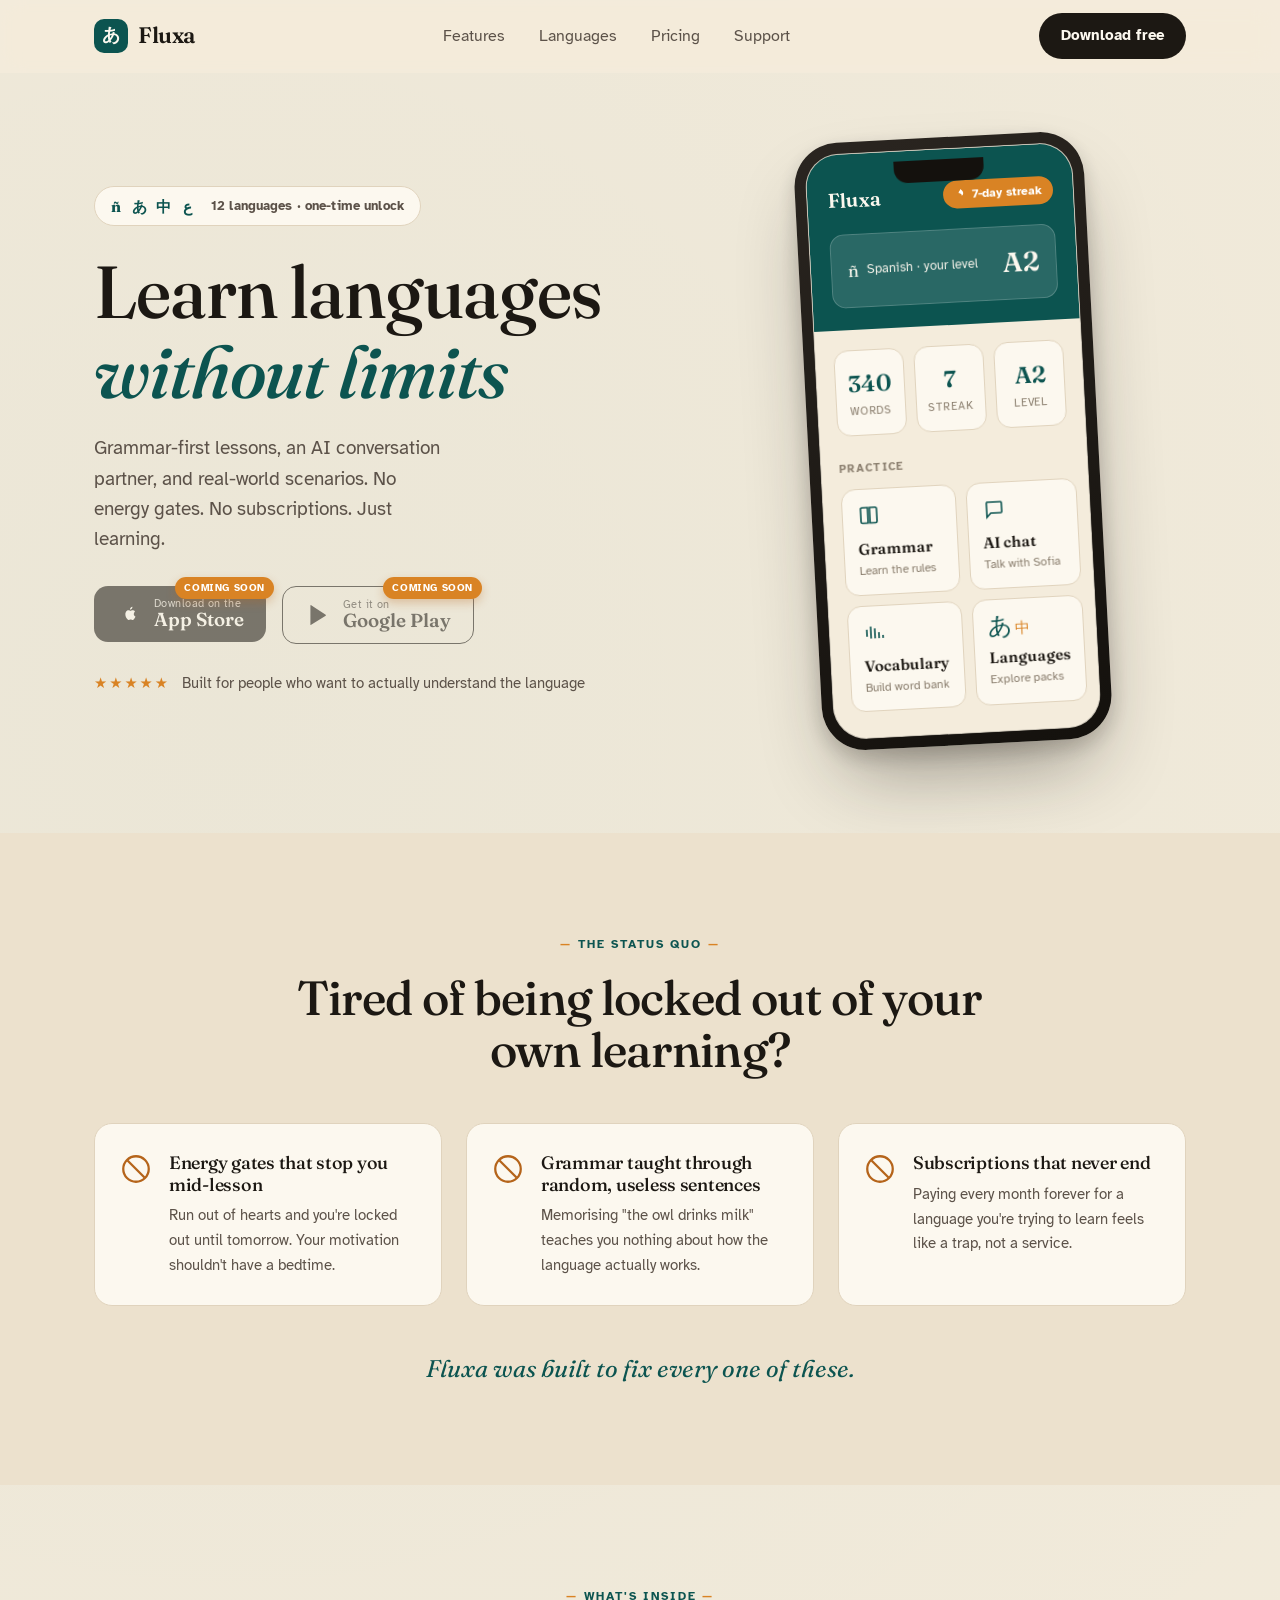
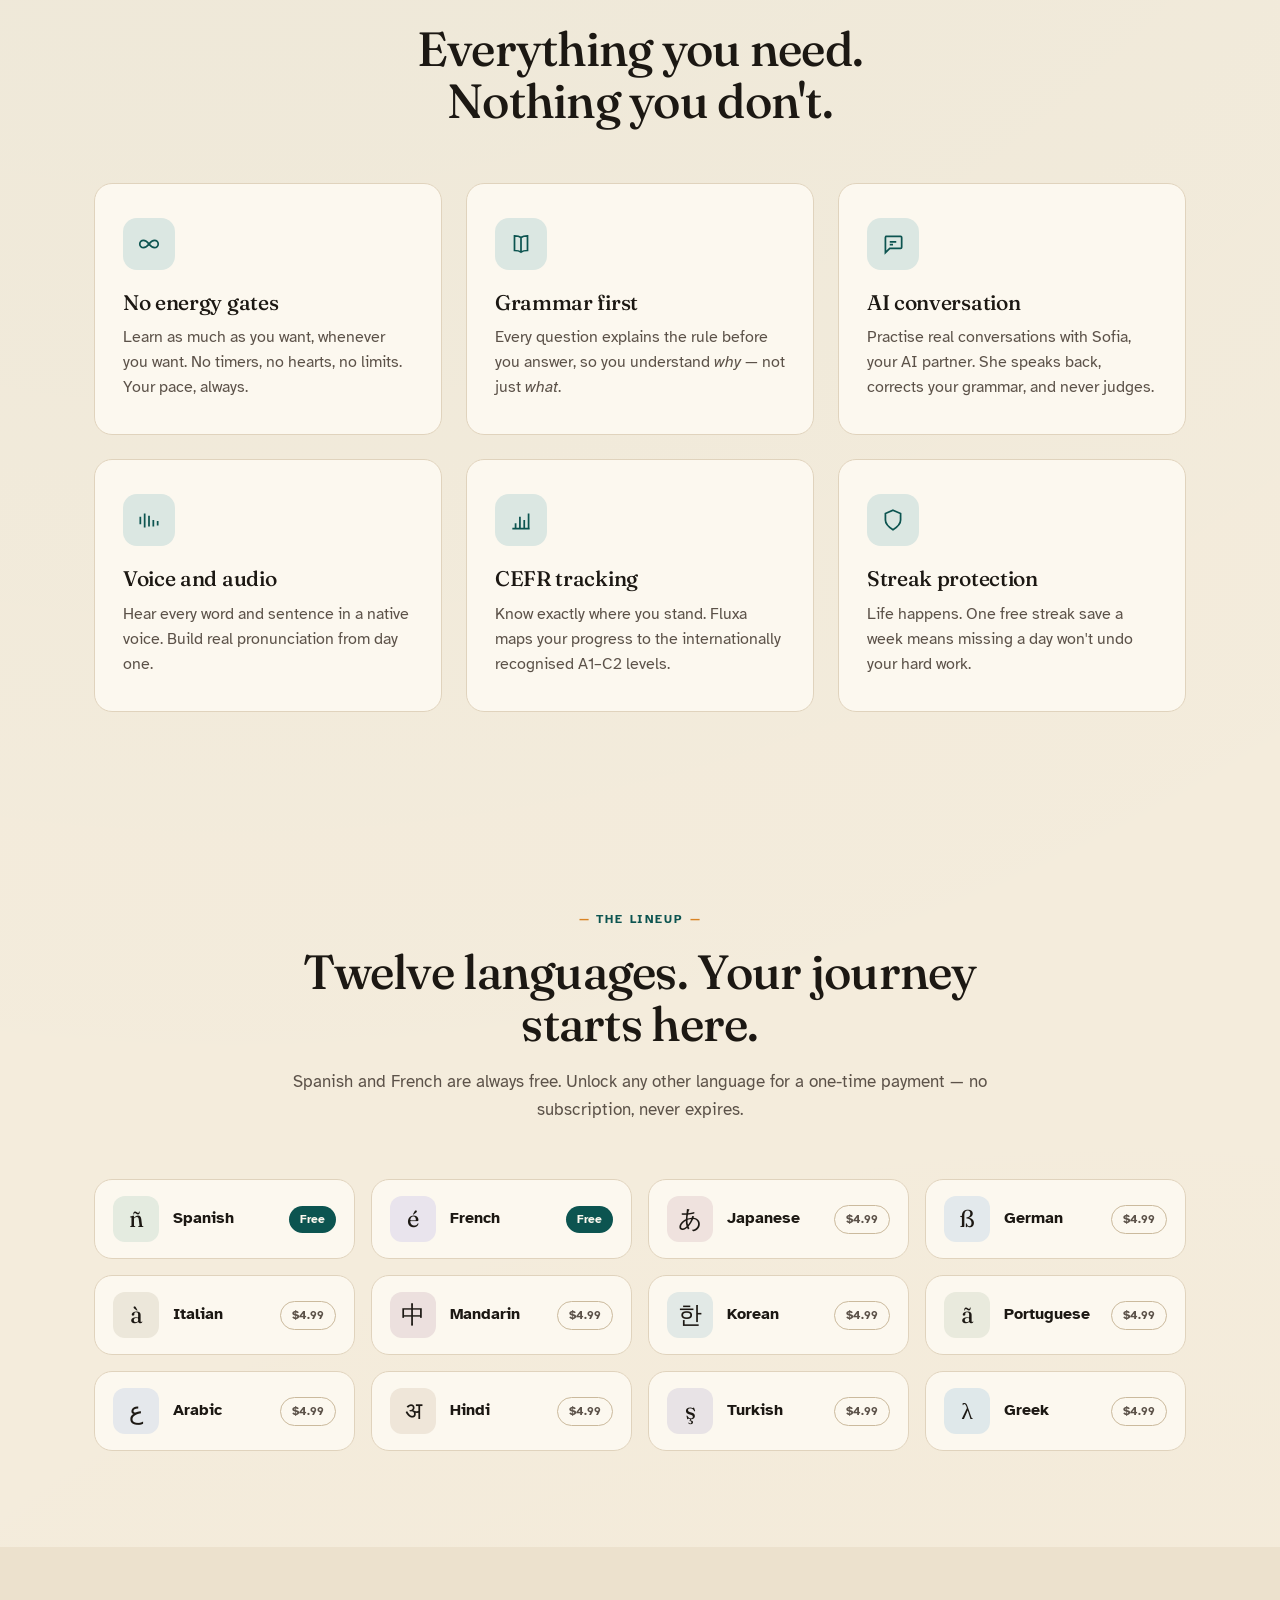
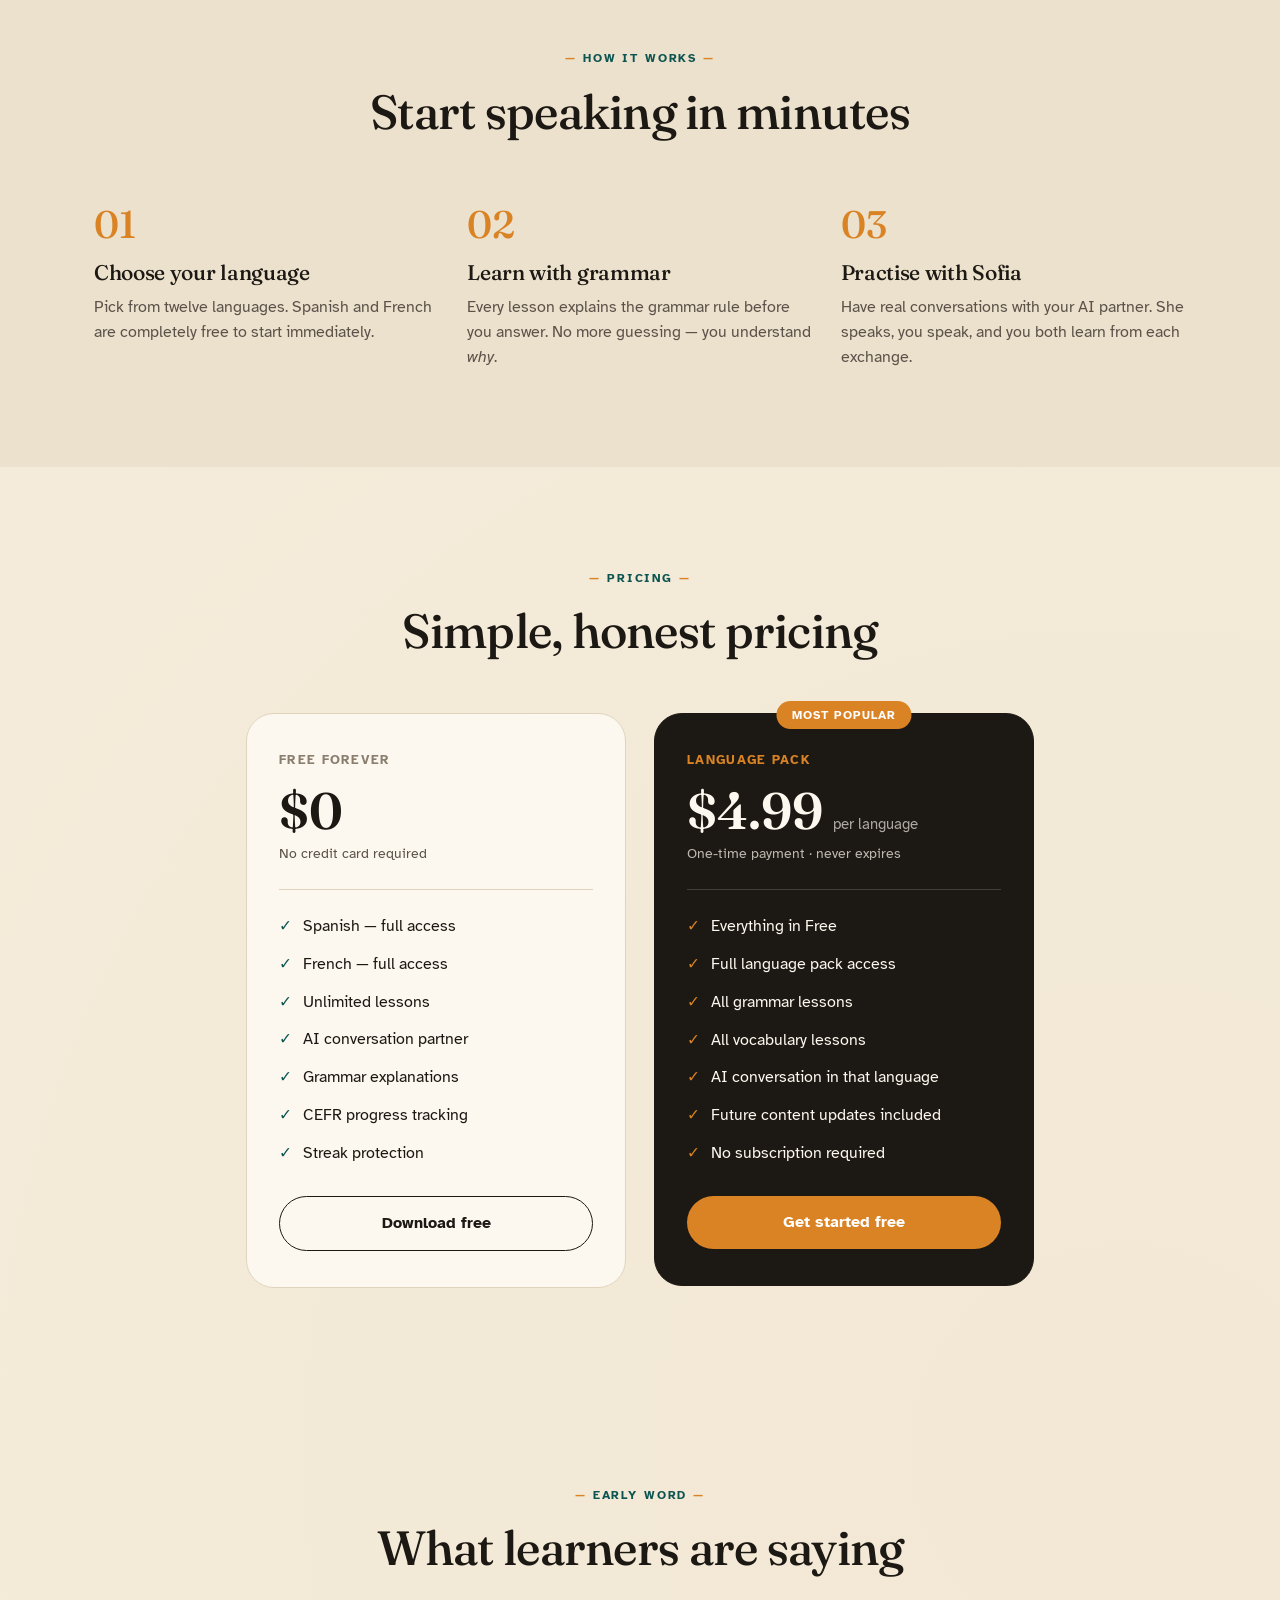
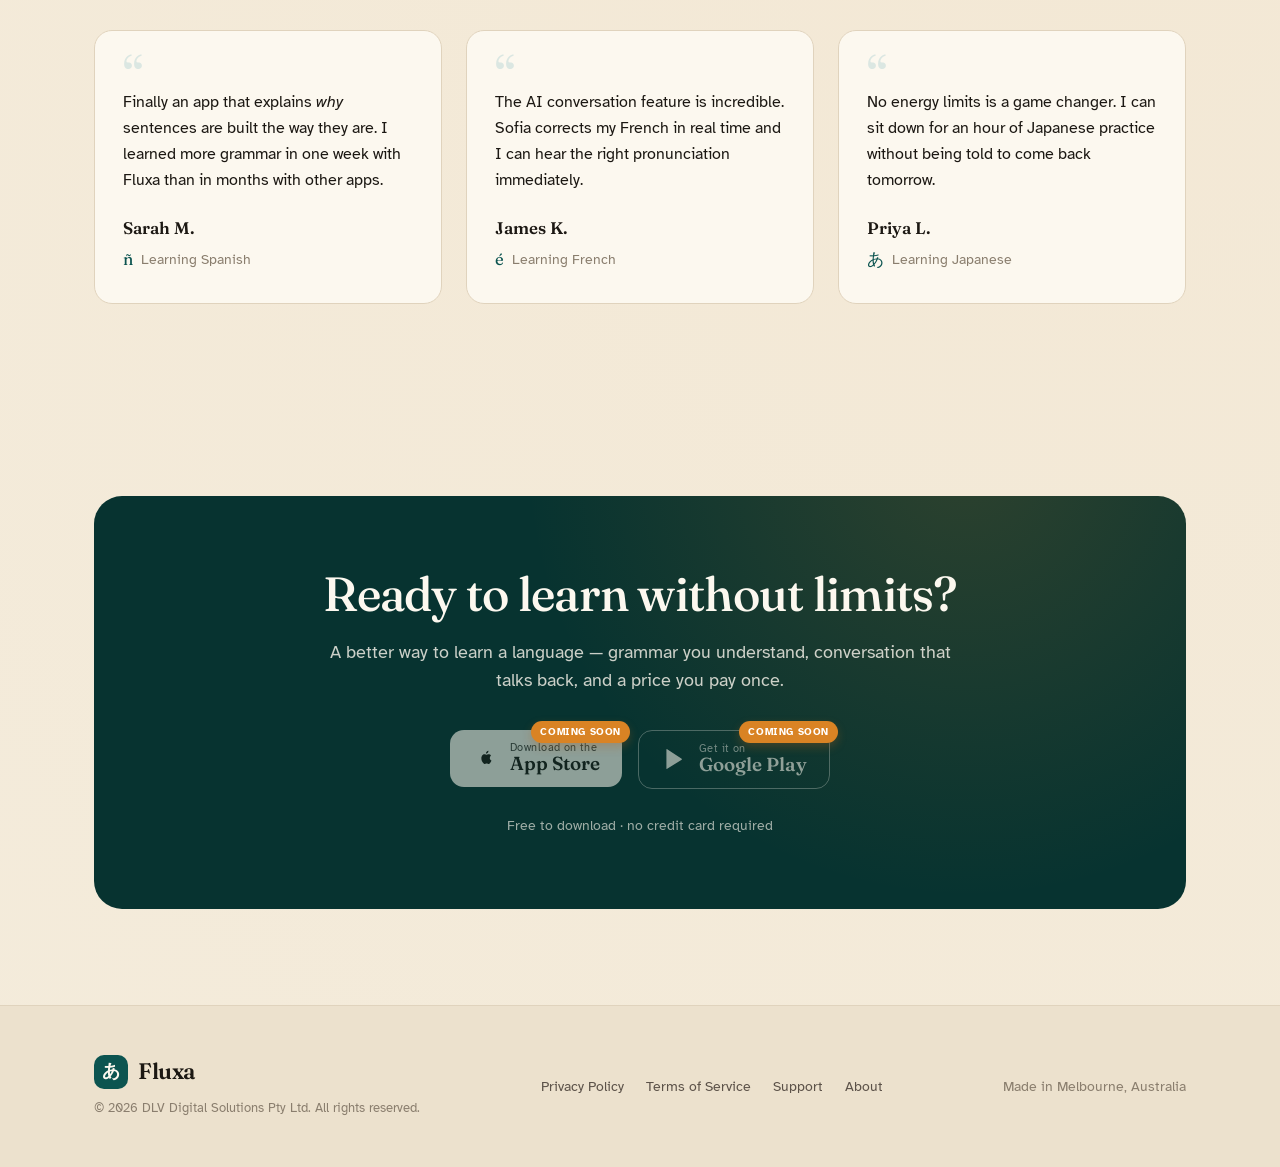
<file: index.html>
<!DOCTYPE html>
<html lang="en">
<head>
  <meta charset="UTF-8" />
  <meta name="viewport" content="width=device-width, initial-scale=1.0" />
  <title>Fluxa — Learn Languages Without Limits</title>
  <meta name="description" content="Grammar-first language learning with an AI conversation partner, native audio, and CEFR tracking. Spanish and French free forever. No energy gates, no subscriptions." />
  <link rel="canonical" href="https://fluxa.com.au/" />
  <!-- Open Graph -->
  <meta property="og:type"        content="website" />
  <meta property="og:url"         content="https://fluxa.com.au/" />
  <meta property="og:title"       content="Fluxa — Learn Languages Without Limits" />
  <meta property="og:description" content="Grammar-first lessons, an AI conversation partner, and real-world scenarios. No energy gates. No subscriptions. Just learning." />
  <meta property="og:image"       content="https://fluxa.com.au/og-image.png" />
  <meta name="twitter:card"       content="summary_large_image" />
  <meta name="theme-color"        content="#0C5450" />
  <!-- Fonts: Fraunces (display) + Atkinson Hyperlegible (body) -->
  <link rel="preconnect" href="https://fonts.googleapis.com" />
  <link rel="preconnect" href="https://fonts.gstatic.com" crossorigin />
  <link href="https://fonts.googleapis.com/css2?family=Atkinson+Hyperlegible:ital,wght@0,400;0,700;1,400&family=Fraunces:ital,opsz,wght@0,9..144,400;0,9..144,500;0,9..144,600;1,9..144,500&display=swap" rel="stylesheet" />
  <link rel="stylesheet" href="css/styles.css" />
</head>
<body>

<!-- ── Navigation ─────────────────────────────────────────────────────────── -->
<nav class="nav" role="navigation" aria-label="Main navigation">
  <div class="container">
    <div class="nav__inner">
      <a href="index.html" class="nav__logo" aria-label="Fluxa home">
        <span class="nav__mark" aria-hidden="true">あ</span>
        Fluxa
      </a>
      <div class="nav__links" role="list">
        <a href="#features"  class="nav__link" data-section="features"  role="listitem">Features</a>
        <a href="#languages" class="nav__link" data-section="languages" role="listitem">Languages</a>
        <a href="#pricing"   class="nav__link" data-section="pricing"   role="listitem">Pricing</a>
        <a href="support.html" class="nav__link" role="listitem">Support</a>
      </div>
      <a href="#download" class="nav__cta">Download free</a>
      <button class="nav__hamburger" aria-label="Toggle menu" aria-expanded="false">
        <span></span><span></span><span></span>
      </button>
    </div>
    <div class="nav__mobile" role="menu">
      <a href="#features"    class="nav__mobile-link" role="menuitem">Features</a>
      <a href="#languages"   class="nav__mobile-link" role="menuitem">Languages</a>
      <a href="#pricing"     class="nav__mobile-link" role="menuitem">Pricing</a>
      <a href="support.html" class="nav__mobile-link" role="menuitem">Support</a>
      <a href="#download"    class="nav__mobile-cta"  role="menuitem">Download free</a>
    </div>
  </div>
</nav>

<!-- ── Hero ───────────────────────────────────────────────────────────────── -->
<section class="hero" aria-label="Hero">
  <div class="container">
    <div class="hero__inner">
      <div class="hero__content">
        <div class="hero__eyebrow fade-in">
          <span class="hero__glyphs" aria-hidden="true"><span>ñ</span><span>あ</span><span>中</span><span>ع</span></span>
          <span>12 languages · one-time unlock</span>
        </div>
        <h1 class="fade-in fade-in--delay-1">Learn languages <em>without limits</em></h1>
        <p class="hero__sub fade-in fade-in--delay-2">Grammar-first lessons, an AI conversation partner, and real-world scenarios. No energy gates. No subscriptions. Just learning.</p>
        <div class="store-btns fade-in fade-in--delay-3">
          <div class="store-btn-wrap">
            <a href="#" class="store-btn store-btn--ink store-btn--disabled" aria-disabled="true" tabindex="-1">
              <span class="store-btn__icon" aria-hidden="true">
                <svg viewBox="0 0 24 24" fill="currentColor"><path d="M16.4 12.7c0-2 1.1-3 1.1-3 -.6-.9-1.6-1-2-1.1 -.8-.1-1.7.5-2.1.5 -.4 0-1.1-.5-1.9-.5 -1 0-1.9.6-2.4 1.5 -1 1.8-.3 4.4.7 5.9 .5.7 1 1.5 1.8 1.5 .7 0 1-.5 1.9-.5 .9 0 1.1.5 1.9.5 .8 0 1.3-.7 1.8-1.5 .6-.8.8-1.6.8-1.6 0 0-1.6-.6-1.6-2.2zM14.6 7.2c.4-.5.7-1.2.6-1.9 -.6 0-1.3.4-1.7.9 -.4.4-.7 1.1-.6 1.8 .7 0 1.3-.4 1.7-.8z"/></svg>
              </span>
              <span class="store-btn__text">
                <span class="store-btn__small">Download on the</span>
                <span class="store-btn__big">App Store</span>
              </span>
            </a>
            <span class="coming-soon-badge">Coming soon</span>
          </div>
          <div class="store-btn-wrap">
            <a href="#" class="store-btn store-btn--outline store-btn--disabled" aria-disabled="true" tabindex="-1">
              <span class="store-btn__icon" aria-hidden="true">
                <svg viewBox="0 0 24 24" fill="currentColor"><path d="M5 3.3v17.4c0 .4.4.6.7.4l13.4-8.4c.3-.2.3-.7 0-.9L5.7 2.9c-.3-.2-.7 0-.7.4z"/></svg>
              </span>
              <span class="store-btn__text">
                <span class="store-btn__small">Get it on</span>
                <span class="store-btn__big">Google Play</span>
              </span>
            </a>
            <span class="coming-soon-badge">Coming soon</span>
          </div>
        </div>
        <div class="hero__rating fade-in fade-in--delay-4">
          <span class="hero__stars" aria-hidden="true">★★★★★</span>
          <span>Built for people who want to actually understand the language</span>
        </div>
      </div>

      <!-- Phone mockup -->
      <div class="phone-wrap fade-in fade-in--delay-2" aria-hidden="true">
        <div class="phone">
          <div class="phone__screen">
            <div class="phone__notch"></div>
            <div class="phone__header">
              <div class="phone__header-row">
                <span class="phone__logo-txt">Fluxa</span>
                <span class="phone__streak">
                  <svg class="phone__flame" viewBox="0 0 24 24" fill="currentColor"><path d="M12 2c.5 3-1.8 4.2-2.9 6.1 -.8 1.4-.6 3 .6 3.6 .2-1 .8-1.8 1.6-2.3 -.3 1.6.5 2.4 1.4 3.2 1 .9 1.6 1.9 1.3 3.4 1.8-1 2.9-3 2.9-5.2 0-3.3-2.6-5-4.4-7 -.3-.4-.5-.8-.5-1.6z"/></svg>
                  7-day streak
                </span>
              </div>
              <div class="phone__progress-card">
                <span class="phone__progress-lang"><span class="phone__glyph">ñ</span> Spanish · your level</span>
                <span class="phone__cefr">A2</span>
              </div>
            </div>
            <div class="phone__body">
              <div class="phone__stats">
                <div class="phone__stat"><div class="phone__stat-val">340</div><div class="phone__stat-lbl">Words</div></div>
                <div class="phone__stat"><div class="phone__stat-val">7</div><div class="phone__stat-lbl">Streak</div></div>
                <div class="phone__stat"><div class="phone__stat-val">A2</div><div class="phone__stat-lbl">Level</div></div>
              </div>
              <div class="phone__section-lbl">Practice</div>
              <div class="phone__cards">
                <div class="phone__card">
                  <svg class="phone__card-icon" viewBox="0 0 24 24" fill="none" stroke="currentColor" stroke-width="1.6"><path d="M4 5.5A1.5 1.5 0 0 1 5.5 4H11v15.5H5.5A1.5 1.5 0 0 1 4 18zM20 5.5A1.5 1.5 0 0 0 18.5 4H13v15.5h5.5A1.5 1.5 0 0 0 20 18z"/></svg>
                  <div class="phone__card-title">Grammar</div><div class="phone__card-sub">Learn the rules</div>
                </div>
                <div class="phone__card">
                  <svg class="phone__card-icon" viewBox="0 0 24 24" fill="none" stroke="currentColor" stroke-width="1.6"><path d="M5 5h14a1 1 0 0 1 1 1v9a1 1 0 0 1-1 1H9l-4 4V6a1 1 0 0 1 1-1z"/></svg>
                  <div class="phone__card-title">AI chat</div><div class="phone__card-sub">Talk with Sofia</div>
                </div>
                <div class="phone__card">
                  <svg class="phone__card-icon" viewBox="0 0 24 24" fill="none" stroke="currentColor" stroke-width="1.6"><path d="M4 16V9m4 9V6m4 12V8m4 10v-6m4 6v-3"/></svg>
                  <div class="phone__card-title">Vocabulary</div><div class="phone__card-sub">Build word bank</div>
                </div>
                <div class="phone__card phone__card--glyphs">
                  <span class="phone__card-glyphs" aria-hidden="true">あ<small>中</small></span>
                  <div class="phone__card-title">Languages</div><div class="phone__card-sub">Explore packs</div>
                </div>
              </div>
            </div>
          </div>
        </div>
      </div>
    </div>
  </div>
</section>

<!-- ── Problem Section ─────────────────────────────────────────────────────── -->
<section class="section problem" id="problem">
  <div class="container">
    <div class="problem__intro fade-in">
      <span class="eyebrow">The status quo</span>
      <h2>Tired of being locked out of your own learning?</h2>
    </div>
    <div class="problem__grid">
      <div class="problem__card fade-in fade-in--delay-1">
        <span class="problem__mark" aria-hidden="true">
          <svg viewBox="0 0 24 24" fill="none" stroke="currentColor" stroke-width="1.6"><circle cx="12" cy="12" r="9"/><path d="M6 6l12 12"/></svg>
        </span>
        <div>
          <h3>Energy gates that stop you mid-lesson</h3>
          <p>Run out of hearts and you're locked out until tomorrow. Your motivation shouldn't have a bedtime.</p>
        </div>
      </div>
      <div class="problem__card fade-in fade-in--delay-2">
        <span class="problem__mark" aria-hidden="true">
          <svg viewBox="0 0 24 24" fill="none" stroke="currentColor" stroke-width="1.6"><circle cx="12" cy="12" r="9"/><path d="M6 6l12 12"/></svg>
        </span>
        <div>
          <h3>Grammar taught through random, useless sentences</h3>
          <p>Memorising "the owl drinks milk" teaches you nothing about how the language actually works.</p>
        </div>
      </div>
      <div class="problem__card fade-in fade-in--delay-3">
        <span class="problem__mark" aria-hidden="true">
          <svg viewBox="0 0 24 24" fill="none" stroke="currentColor" stroke-width="1.6"><circle cx="12" cy="12" r="9"/><path d="M6 6l12 12"/></svg>
        </span>
        <div>
          <h3>Subscriptions that never end</h3>
          <p>Paying every month forever for a language you're trying to learn feels like a trap, not a service.</p>
        </div>
      </div>
    </div>
    <p class="problem__cta fade-in">Fluxa was built to fix every one of these.</p>
  </div>
</section>

<!-- ── Features Section ────────────────────────────────────────────────────── -->
<section class="section features" id="features">
  <div class="container">
    <div class="section__header fade-in">
      <span class="eyebrow">What's inside</span>
      <h2>Everything you need.<br>Nothing you don't.</h2>
    </div>
    <div class="features__grid">
      <div class="feature-card fade-in fade-in--delay-1">
        <span class="feature-card__icon" aria-hidden="true"><svg viewBox="0 0 24 24" fill="none" stroke="currentColor" stroke-width="1.6" stroke-linecap="round"><path d="M12 12c-1.7-2.3-3.4-3.4-5.1-3.4a3.4 3.4 0 0 0 0 6.8c1.7 0 3.4-1.1 5.1-3.4zm0 0c1.7 2.3 3.4 3.4 5.1 3.4a3.4 3.4 0 0 0 0-6.8c-1.7 0-3.4 1.1-5.1 3.4z"/></svg></span>
        <h3>No energy gates</h3>
        <p>Learn as much as you want, whenever you want. No timers, no hearts, no limits. Your pace, always.</p>
      </div>
      <div class="feature-card fade-in fade-in--delay-2">
        <span class="feature-card__icon" aria-hidden="true"><svg viewBox="0 0 24 24" fill="none" stroke="currentColor" stroke-width="1.6"><path d="M12 6c-1.6-1.2-3.6-1.5-6-1.5V18c2.4 0 4.4.3 6 1.5 1.6-1.2 3.6-1.5 6-1.5V4.5c-2.4 0-4.4.3-6 1.5zM12 6v13.5"/></svg></span>
        <h3>Grammar first</h3>
        <p>Every question explains the rule before you answer, so you understand <em>why</em> — not just <em>what</em>.</p>
      </div>
      <div class="feature-card fade-in fade-in--delay-3">
        <span class="feature-card__icon" aria-hidden="true"><svg viewBox="0 0 24 24" fill="none" stroke="currentColor" stroke-width="1.6"><path d="M5 5h14a1 1 0 0 1 1 1v9a1 1 0 0 1-1 1H9l-4 4V6a1 1 0 0 1 1-1z"/><path d="M9 10h6M9 12.5h3"/></svg></span>
        <h3>AI conversation</h3>
        <p>Practise real conversations with Sofia, your AI partner. She speaks back, corrects your grammar, and never judges.</p>
      </div>
      <div class="feature-card fade-in fade-in--delay-1">
        <span class="feature-card__icon" aria-hidden="true"><svg viewBox="0 0 24 24" fill="none" stroke="currentColor" stroke-width="1.6"><path d="M4 16V9m4 10V6m4 12V8m4 10v-6m4 5v-4"/></svg></span>
        <h3>Voice and audio</h3>
        <p>Hear every word and sentence in a native voice. Build real pronunciation from day one.</p>
      </div>
      <div class="feature-card fade-in fade-in--delay-2">
        <span class="feature-card__icon" aria-hidden="true"><svg viewBox="0 0 24 24" fill="none" stroke="currentColor" stroke-width="1.6"><path d="M4 20h16M7 20v-5m4 5V9m4 11v-8m4 8V6"/></svg></span>
        <h3>CEFR tracking</h3>
        <p>Know exactly where you stand. Fluxa maps your progress to the internationally recognised A1–C2 levels.</p>
      </div>
      <div class="feature-card fade-in fade-in--delay-3">
        <span class="feature-card__icon" aria-hidden="true"><svg viewBox="0 0 24 24" fill="none" stroke="currentColor" stroke-width="1.6"><path d="M12 3l7 3v6c0 4-3 6.5-7 9-4-2.5-7-5-7-9V6z"/></svg></span>
        <h3>Streak protection</h3>
        <p>Life happens. One free streak save a week means missing a day won't undo your hard work.</p>
      </div>
    </div>
  </div>
</section>

<!-- ── Languages Section ───────────────────────────────────────────────────── -->
<section class="section languages" id="languages">
  <div class="container">
    <div class="section__header fade-in">
      <span class="eyebrow">The lineup</span>
      <h2>Twelve languages. Your journey starts here.</h2>
      <p class="section__sub">Spanish and French are always free. Unlock any other language for a one-time payment — no subscription, never expires.</p>
    </div>
    <div class="languages__grid">
      <div class="lang-card lang--es fade-in"><span class="lang-card__glyph" aria-hidden="true">ñ</span><span class="lang-card__name">Spanish</span><span class="badge badge--free">Free</span></div>
      <div class="lang-card lang--fr fade-in"><span class="lang-card__glyph" aria-hidden="true">é</span><span class="lang-card__name">French</span><span class="badge badge--free">Free</span></div>
      <div class="lang-card lang--ja fade-in"><span class="lang-card__glyph" aria-hidden="true">あ</span><span class="lang-card__name">Japanese</span><span class="badge badge--price">$4.99</span></div>
      <div class="lang-card lang--de fade-in"><span class="lang-card__glyph" aria-hidden="true">ß</span><span class="lang-card__name">German</span><span class="badge badge--price">$4.99</span></div>
      <div class="lang-card lang--it fade-in"><span class="lang-card__glyph" aria-hidden="true">à</span><span class="lang-card__name">Italian</span><span class="badge badge--price">$4.99</span></div>
      <div class="lang-card lang--zh fade-in"><span class="lang-card__glyph" aria-hidden="true">中</span><span class="lang-card__name">Mandarin</span><span class="badge badge--price">$4.99</span></div>
      <div class="lang-card lang--ko fade-in"><span class="lang-card__glyph" aria-hidden="true">한</span><span class="lang-card__name">Korean</span><span class="badge badge--price">$4.99</span></div>
      <div class="lang-card lang--pt fade-in"><span class="lang-card__glyph" aria-hidden="true">ã</span><span class="lang-card__name">Portuguese</span><span class="badge badge--price">$4.99</span></div>
      <div class="lang-card lang--ar fade-in"><span class="lang-card__glyph" aria-hidden="true">ع</span><span class="lang-card__name">Arabic</span><span class="badge badge--price">$4.99</span></div>
      <div class="lang-card lang--hi fade-in"><span class="lang-card__glyph" aria-hidden="true">अ</span><span class="lang-card__name">Hindi</span><span class="badge badge--price">$4.99</span></div>
      <div class="lang-card lang--tr fade-in"><span class="lang-card__glyph" aria-hidden="true">ş</span><span class="lang-card__name">Turkish</span><span class="badge badge--price">$4.99</span></div>
      <div class="lang-card lang--el fade-in"><span class="lang-card__glyph" aria-hidden="true">λ</span><span class="lang-card__name">Greek</span><span class="badge badge--price">$4.99</span></div>
    </div>
  </div>
</section>

<!-- ── How It Works ────────────────────────────────────────────────────────── -->
<section class="section how" id="how-it-works">
  <div class="container">
    <div class="section__header fade-in">
      <span class="eyebrow">How it works</span>
      <h2>Start speaking in minutes</h2>
    </div>
    <div class="how__grid">
      <div class="how-step fade-in fade-in--delay-1">
        <div class="how-step__num">01</div>
        <h3>Choose your language</h3>
        <p>Pick from twelve languages. Spanish and French are completely free to start immediately.</p>
      </div>
      <div class="how-step fade-in fade-in--delay-2">
        <div class="how-step__num">02</div>
        <h3>Learn with grammar</h3>
        <p>Every lesson explains the grammar rule before you answer. No more guessing — you understand <em>why</em>.</p>
      </div>
      <div class="how-step fade-in fade-in--delay-3">
        <div class="how-step__num">03</div>
        <h3>Practise with Sofia</h3>
        <p>Have real conversations with your AI partner. She speaks, you speak, and you both learn from each exchange.</p>
      </div>
    </div>
  </div>
</section>

<!-- ── Pricing ─────────────────────────────────────────────────────────────── -->
<section class="section pricing" id="pricing">
  <div class="container">
    <div class="section__header fade-in">
      <span class="eyebrow">Pricing</span>
      <h2>Simple, honest pricing</h2>
    </div>
    <div class="pricing__grid">
      <!-- Free -->
      <div class="price-card price-card--free fade-in fade-in--delay-1">
        <div class="price-card__label">Free forever</div>
        <div class="price-card__price">
          <span class="price-card__amount">$0</span>
        </div>
        <div class="price-card__note">No credit card required</div>
        <div class="price-card__divider"></div>
        <ul class="price-card__features">
          <li class="price-card__feature"><span class="price-card__check" aria-hidden="true">✓</span>Spanish — full access</li>
          <li class="price-card__feature"><span class="price-card__check" aria-hidden="true">✓</span>French — full access</li>
          <li class="price-card__feature"><span class="price-card__check" aria-hidden="true">✓</span>Unlimited lessons</li>
          <li class="price-card__feature"><span class="price-card__check" aria-hidden="true">✓</span>AI conversation partner</li>
          <li class="price-card__feature"><span class="price-card__check" aria-hidden="true">✓</span>Grammar explanations</li>
          <li class="price-card__feature"><span class="price-card__check" aria-hidden="true">✓</span>CEFR progress tracking</li>
          <li class="price-card__feature"><span class="price-card__check" aria-hidden="true">✓</span>Streak protection</li>
        </ul>
        <a href="#download" class="btn btn--outline btn--full">Download free</a>
      </div>

      <!-- Pack -->
      <div class="price-card price-card--featured fade-in fade-in--delay-2">
        <div class="price-card__badge">Most popular</div>
        <div class="price-card__label">Language pack</div>
        <div class="price-card__price">
          <span class="price-card__amount">$4.99</span>
          <span class="price-card__period">per language</span>
        </div>
        <div class="price-card__note">One-time payment · never expires</div>
        <div class="price-card__divider"></div>
        <ul class="price-card__features">
          <li class="price-card__feature"><span class="price-card__check" aria-hidden="true">✓</span>Everything in Free</li>
          <li class="price-card__feature"><span class="price-card__check" aria-hidden="true">✓</span>Full language pack access</li>
          <li class="price-card__feature"><span class="price-card__check" aria-hidden="true">✓</span>All grammar lessons</li>
          <li class="price-card__feature"><span class="price-card__check" aria-hidden="true">✓</span>All vocabulary lessons</li>
          <li class="price-card__feature"><span class="price-card__check" aria-hidden="true">✓</span>AI conversation in that language</li>
          <li class="price-card__feature"><span class="price-card__check" aria-hidden="true">✓</span>Future content updates included</li>
          <li class="price-card__feature"><span class="price-card__check" aria-hidden="true">✓</span>No subscription required</li>
        </ul>
        <a href="#download" class="btn btn--primary btn--full">Get started free</a>
      </div>
    </div>
  </div>
</section>

<!-- ── Testimonials ────────────────────────────────────────────────────────── -->
<section class="section testimonials" id="testimonials">
  <div class="container">
    <div class="section__header fade-in">
      <span class="eyebrow">Early word</span>
      <h2>What learners are saying</h2>
    </div>
    <div class="testimonials__grid">
      <div class="testimonial-card fade-in fade-in--delay-1">
        <div class="testimonial-card__quote-mark" aria-hidden="true">&ldquo;</div>
        <p class="testimonial-card__quote">Finally an app that explains <em>why</em> sentences are built the way they are. I learned more grammar in one week with Fluxa than in months with other apps.</p>
        <div class="testimonial-card__author">Sarah M.</div>
        <div class="testimonial-card__role"><span class="testimonial-card__glyph" aria-hidden="true">ñ</span> Learning Spanish</div>
      </div>
      <div class="testimonial-card fade-in fade-in--delay-2">
        <div class="testimonial-card__quote-mark" aria-hidden="true">&ldquo;</div>
        <p class="testimonial-card__quote">The AI conversation feature is incredible. Sofia corrects my French in real time and I can hear the right pronunciation immediately.</p>
        <div class="testimonial-card__author">James K.</div>
        <div class="testimonial-card__role"><span class="testimonial-card__glyph" aria-hidden="true">é</span> Learning French</div>
      </div>
      <div class="testimonial-card fade-in fade-in--delay-3">
        <div class="testimonial-card__quote-mark" aria-hidden="true">&ldquo;</div>
        <p class="testimonial-card__quote">No energy limits is a game changer. I can sit down for an hour of Japanese practice without being told to come back tomorrow.</p>
        <div class="testimonial-card__author">Priya L.</div>
        <div class="testimonial-card__role"><span class="testimonial-card__glyph" aria-hidden="true">あ</span> Learning Japanese</div>
      </div>
    </div>
  </div>
</section>

<!-- ── Download CTA ────────────────────────────────────────────────────────── -->
<section class="cta-section" id="download">
  <div class="container">
    <div class="cta-section__inner">
      <h2 class="fade-in">Ready to learn without limits?</h2>
      <p class="cta-section__sub fade-in fade-in--delay-1">A better way to learn a language — grammar you understand, conversation that talks back, and a price you pay once.</p>
      <div class="store-btns store-btns--center fade-in fade-in--delay-2">
        <div class="store-btn-wrap">
          <a href="#" class="store-btn store-btn--paper store-btn--disabled" aria-disabled="true" tabindex="-1">
            <span class="store-btn__icon" aria-hidden="true">
              <svg viewBox="0 0 24 24" fill="currentColor"><path d="M16.4 12.7c0-2 1.1-3 1.1-3 -.6-.9-1.6-1-2-1.1 -.8-.1-1.7.5-2.1.5 -.4 0-1.1-.5-1.9-.5 -1 0-1.9.6-2.4 1.5 -1 1.8-.3 4.4.7 5.9 .5.7 1 1.5 1.8 1.5 .7 0 1-.5 1.9-.5 .9 0 1.1.5 1.9.5 .8 0 1.3-.7 1.8-1.5 .6-.8.8-1.6.8-1.6 0 0-1.6-.6-1.6-2.2zM14.6 7.2c.4-.5.7-1.2.6-1.9 -.6 0-1.3.4-1.7.9 -.4.4-.7 1.1-.6 1.8 .7 0 1.3-.4 1.7-.8z"/></svg>
            </span>
            <span class="store-btn__text">
              <span class="store-btn__small">Download on the</span>
              <span class="store-btn__big">App Store</span>
            </span>
          </a>
          <span class="coming-soon-badge coming-soon-badge--on-dark">Coming soon</span>
        </div>
        <div class="store-btn-wrap">
          <a href="#" class="store-btn store-btn--paper-outline store-btn--disabled" aria-disabled="true" tabindex="-1">
            <span class="store-btn__icon" aria-hidden="true">
              <svg viewBox="0 0 24 24" fill="currentColor"><path d="M5 3.3v17.4c0 .4.4.6.7.4l13.4-8.4c.3-.2.3-.7 0-.9L5.7 2.9c-.3-.2-.7 0-.7.4z"/></svg>
            </span>
            <span class="store-btn__text">
              <span class="store-btn__small">Get it on</span>
              <span class="store-btn__big">Google Play</span>
            </span>
          </a>
          <span class="coming-soon-badge coming-soon-badge--on-dark">Coming soon</span>
        </div>
      </div>
      <p class="cta-section__fine fade-in fade-in--delay-3">Free to download · no credit card required</p>
    </div>
  </div>
</section>

<!-- ── Footer ──────────────────────────────────────────────────────────────── -->
<footer class="footer" role="contentinfo">
  <div class="container">
    <div class="footer__inner">
      <div class="footer__brand">
        <a href="index.html" class="footer__logo">
          <span class="nav__mark" aria-hidden="true">あ</span>
          Fluxa
        </a>
        <span class="footer__copy">© 2026 DLV Digital Solutions Pty Ltd. All rights reserved.</span>
      </div>
      <nav class="footer__links" aria-label="Footer navigation">
        <a href="privacy.html"  class="footer__link">Privacy Policy</a>
        <a href="terms.html"    class="footer__link">Terms of Service</a>
        <a href="support.html"  class="footer__link">Support</a>
        <a href="about.html"    class="footer__link">About</a>
      </nav>
      <div class="footer__made">Made in Melbourne, Australia</div>
    </div>
  </div>
</footer>

<script src="js/main.js"></script>
</body>
</html>
</file>
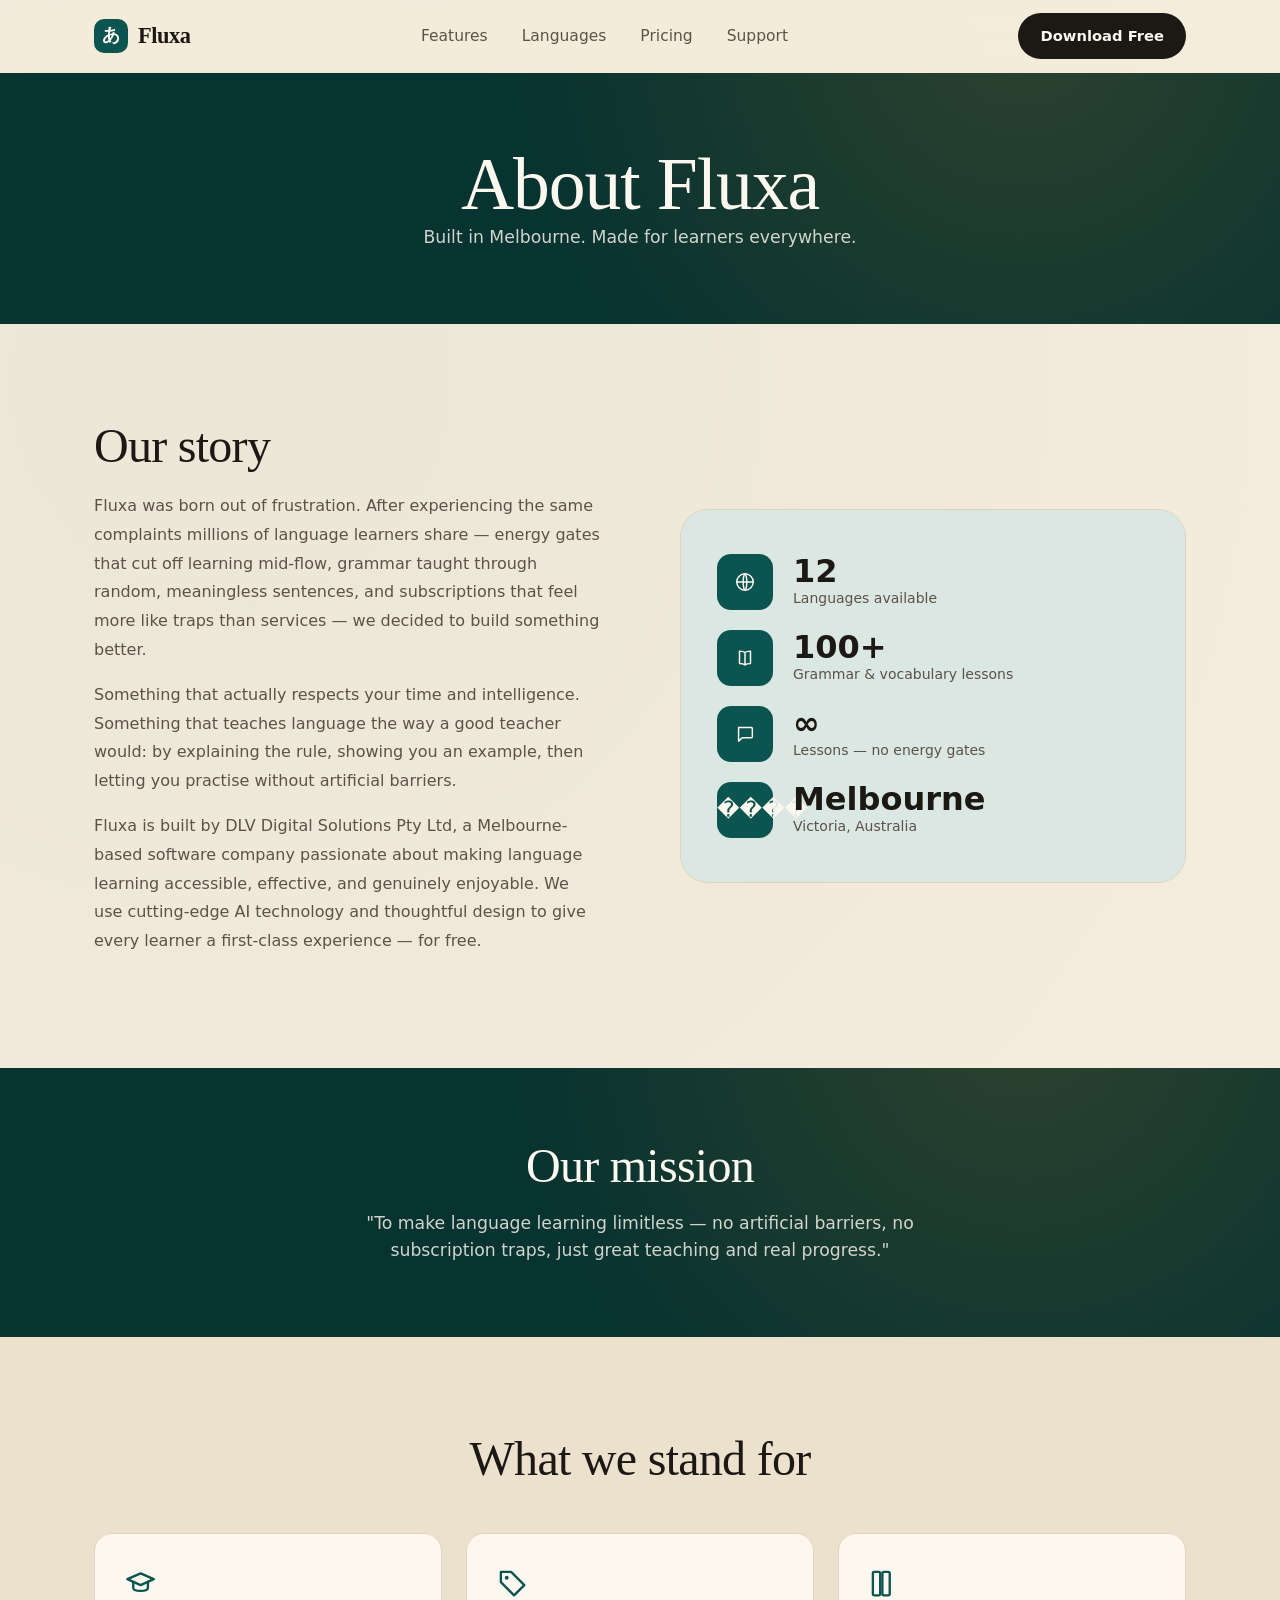
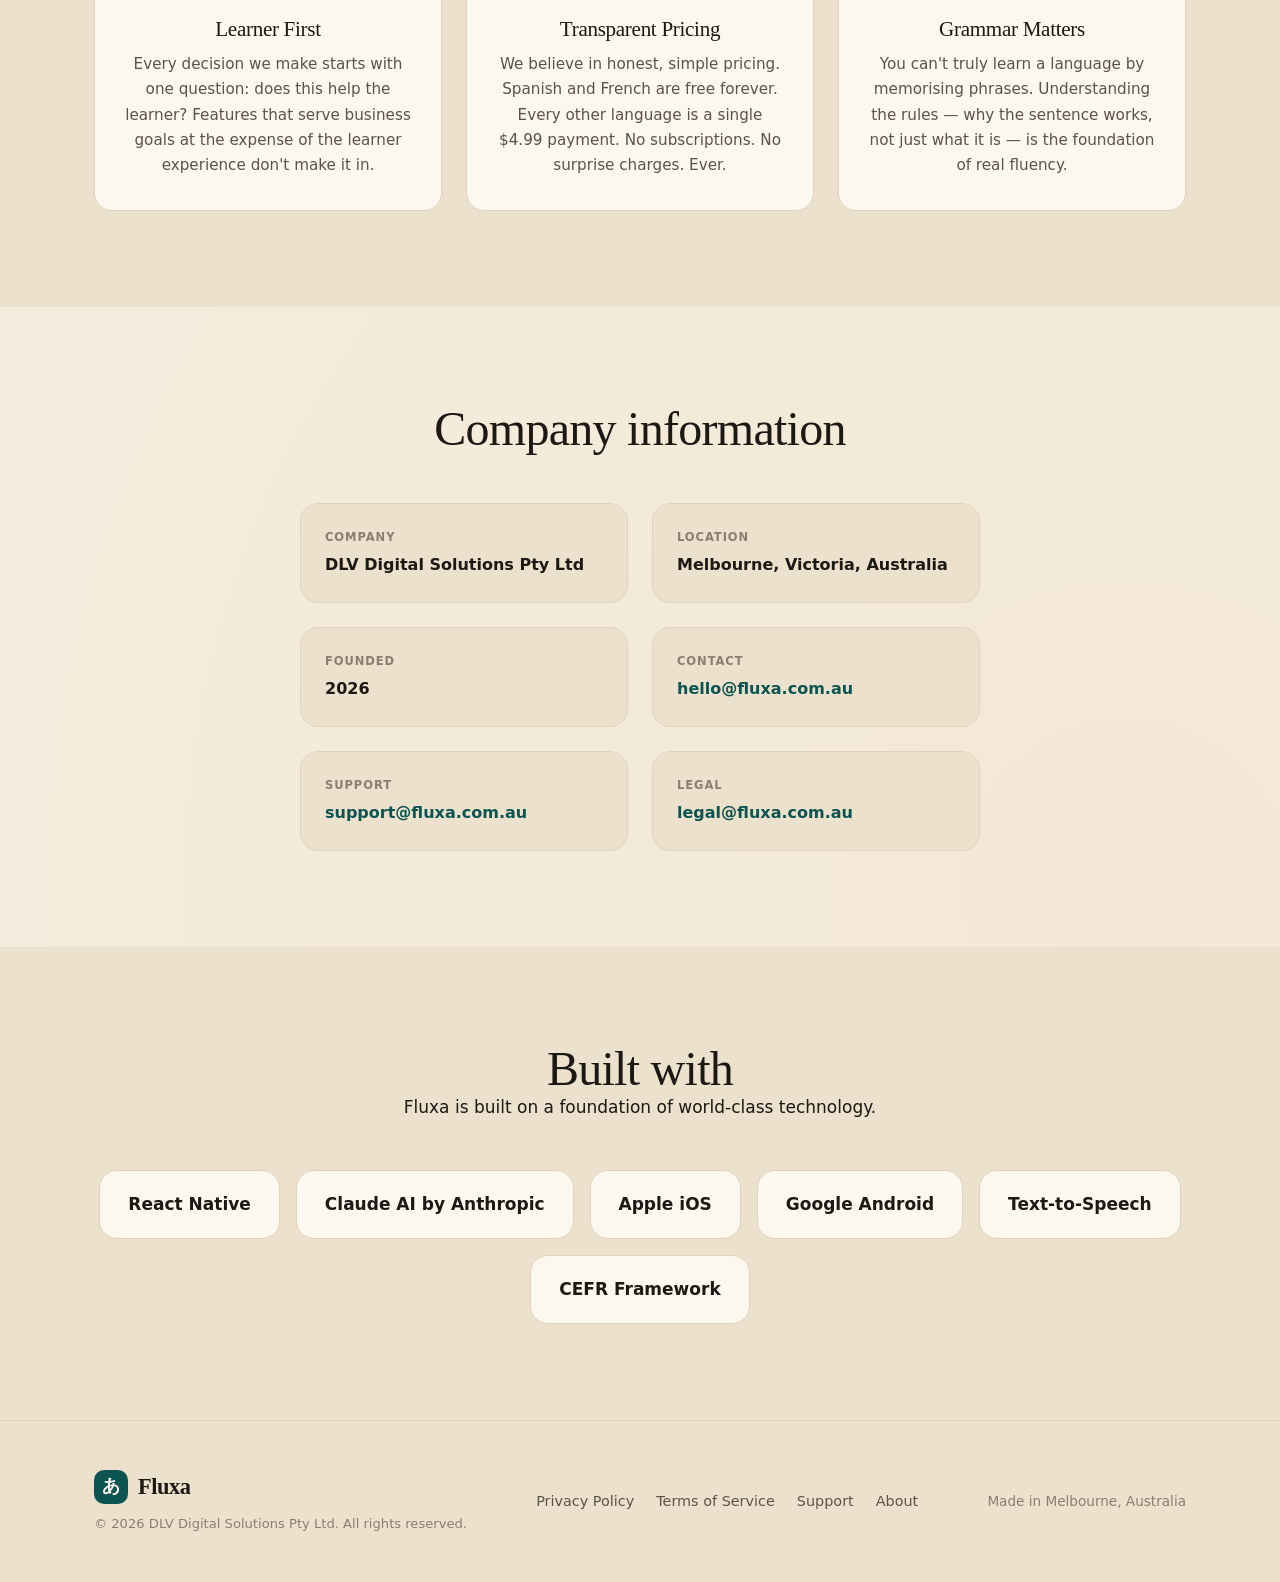
<file: about.html>
<!DOCTYPE html>
<html lang="en">
<head>
  <meta charset="UTF-8" />
  <meta name="viewport" content="width=device-width, initial-scale=1.0" />
  <title>About — Fluxa</title>
  <meta name="description" content="Fluxa is built by DLV Digital Solutions Pty Ltd in Melbourne, Australia. Learn about our story, mission, and the team behind the app." />
  <link rel="canonical" href="https://fluxa.com.au/about.html" />
  <meta property="og:type" content="website" />
  <meta property="og:url" content="https://fluxa.com.au/about.html" />
  <meta property="og:title" content="About — Fluxa" />
  <meta property="og:description" content="Built in Melbourne, Australia. Language learning without limits." />
  <link rel="stylesheet" href="css/styles.css" />
</head>
<body>

<!-- ── Navigation ─────────────────────────────────────────────────────────── -->
<nav class="nav" role="navigation" aria-label="Main navigation">
  <div class="container">
    <div class="nav__inner">
      <a href="index.html" class="nav__logo" aria-label="Fluxa home">
        <span class="nav__mark" aria-hidden="true">あ</span>
        Fluxa
      </a>
      <div class="nav__links">
        <a href="index.html#features" class="nav__link">Features</a>
        <a href="index.html#languages" class="nav__link">Languages</a>
        <a href="index.html#pricing" class="nav__link">Pricing</a>
        <a href="support.html" class="nav__link">Support</a>
      </div>
      <a href="index.html#download" class="nav__cta">Download Free</a>
      <button class="nav__hamburger" aria-label="Toggle menu" aria-expanded="false">
        <span></span><span></span><span></span>
      </button>
    </div>
    <div class="nav__mobile">
      <a href="index.html#features" class="nav__mobile-link">Features</a>
      <a href="index.html#languages" class="nav__mobile-link">Languages</a>
      <a href="index.html#pricing" class="nav__mobile-link">Pricing</a>
      <a href="support.html" class="nav__mobile-link">Support</a>
      <a href="index.html#download" class="nav__mobile-cta">Download Free</a>
    </div>
  </div>
</nav>

<!-- ── Page Hero ──────────────────────────────────────────────────────────── -->
<section class="page-hero">
  <div class="container">
    <h1 class="fade-in">About Fluxa</h1>
    <p class="page-hero__sub fade-in fade-in--delay-1">Built in Melbourne. Made for learners everywhere.</p>
  </div>
</section>

<!-- ── Our Story ──────────────────────────────────────────────────────────── -->
<section class="section about-story">
  <div class="container">
    <div class="about-story__inner">
      <div class="about-story__text fade-in">
        <h2>Our story</h2>
        <p>Fluxa was born out of frustration. After experiencing the same complaints millions of language learners share — energy gates that cut off learning mid-flow, grammar taught through random, meaningless sentences, and subscriptions that feel more like traps than services — we decided to build something better.</p>
        <p>Something that actually respects your time and intelligence. Something that teaches language the way a good teacher would: by explaining the rule, showing you an example, then letting you practise without artificial barriers.</p>
        <p>Fluxa is built by DLV Digital Solutions Pty Ltd, a Melbourne-based software company passionate about making language learning accessible, effective, and genuinely enjoyable. We use cutting-edge AI technology and thoughtful design to give every learner a first-class experience — for free.</p>
      </div>
      <div class="about-visual fade-in fade-in--delay-2" aria-hidden="true">
        <div class="about-stat">
          <div class="about-stat__icon"><svg viewBox="0 0 24 24" width="1em" height="1em" fill="none" stroke="currentColor" stroke-width="1.6" stroke-linecap="round" stroke-linejoin="round"><circle cx="12" cy="12" r="9"/><path d="M3 12h18M12 3c2.6 2.6 2.6 15.4 0 18M12 3c-2.6 2.6-2.6 15.4 0 18"/></svg></div>
          <div>
            <div class="about-stat__num">12</div>
            <div class="about-stat__lbl">Languages available</div>
          </div>
        </div>
        <div class="about-stat">
          <div class="about-stat__icon"><svg viewBox="0 0 24 24" width="1em" height="1em" fill="none" stroke="currentColor" stroke-width="1.6" stroke-linecap="round" stroke-linejoin="round"><path d="M12 6c-1.6-1.2-3.6-1.5-6-1.5V18c2.4 0 4.4.3 6 1.5 1.6-1.2 3.6-1.5 6-1.5V4.5c-2.4 0-4.4.3-6 1.5zM12 6v13.5"/></svg></div>
          <div>
            <div class="about-stat__num">100+</div>
            <div class="about-stat__lbl">Grammar &amp; vocabulary lessons</div>
          </div>
        </div>
        <div class="about-stat">
          <div class="about-stat__icon"><svg viewBox="0 0 24 24" width="1em" height="1em" fill="none" stroke="currentColor" stroke-width="1.6" stroke-linecap="round" stroke-linejoin="round"><path d="M5 5h14a1 1 0 0 1 1 1v9a1 1 0 0 1-1 1H9l-4 4V6a1 1 0 0 1 1-1z"/></svg></div>
          <div>
            <div class="about-stat__num">∞</div>
            <div class="about-stat__lbl">Lessons — no energy gates</div>
          </div>
        </div>
        <div class="about-stat">
          <div class="about-stat__icon">����</div>
          <div>
            <div class="about-stat__num">Melbourne</div>
            <div class="about-stat__lbl">Victoria, Australia</div>
          </div>
        </div>
      </div>
    </div>
  </div>
</section>

<!-- ── Mission ────────────────────────────────────────────────────────────── -->
<section class="about-mission">
  <div class="container">
    <h2 class="fade-in">Our mission</h2>
    <p class="fade-in fade-in--delay-1">"To make language learning limitless — no artificial barriers, no subscription traps, just great teaching and real progress."</p>
  </div>
</section>

<!-- ── Values ─────────────────────────────────────────────────────────────── -->
<section class="section about-values">
  <div class="container">
    <div class="about-values__header fade-in">
      <h2>What we stand for</h2>
    </div>
    <div class="about-values__grid">
      <div class="value-card fade-in fade-in--delay-1">
        <div class="value-card__icon"><svg viewBox="0 0 24 24" width="1em" height="1em" fill="none" stroke="currentColor" stroke-width="1.6" stroke-linecap="round" stroke-linejoin="round"><path d="M3 9l9-4 9 4-9 4-9-4z"/><path d="M7 11v4c0 1.2 2.2 2 5 2s5-.8 5-2v-4"/></svg></div>
        <h3>Learner First</h3>
        <p>Every decision we make starts with one question: does this help the learner? Features that serve business goals at the expense of the learner experience don't make it in.</p>
      </div>
      <div class="value-card fade-in fade-in--delay-2">
        <div class="value-card__icon"><svg viewBox="0 0 24 24" width="1em" height="1em" fill="none" stroke="currentColor" stroke-width="1.6" stroke-linecap="round" stroke-linejoin="round"><path d="M4 4h7l9 9-7 7-9-9V4z"/><circle cx="8" cy="8" r="1.3" fill="currentColor" stroke="none"/></svg></div>
        <h3>Transparent Pricing</h3>
        <p>We believe in honest, simple pricing. Spanish and French are free forever. Every other language is a single $4.99 payment. No subscriptions. No surprise charges. Ever.</p>
      </div>
      <div class="value-card fade-in fade-in--delay-3">
        <div class="value-card__icon"><svg viewBox="0 0 24 24" width="1em" height="1em" fill="none" stroke="currentColor" stroke-width="1.6" stroke-linecap="round" stroke-linejoin="round"><rect x="4" y="4" width="5" height="16" rx="1"/><rect x="10.5" y="4" width="5" height="16" rx="1"/></svg></div>
        <h3>Grammar Matters</h3>
        <p>You can't truly learn a language by memorising phrases. Understanding the rules — why the sentence works, not just what it is — is the foundation of real fluency.</p>
      </div>
    </div>
  </div>
</section>

<!-- ── Company Info ────────────────────────────────────────────────────────── -->
<section class="section about-company">
  <div class="container">
    <div class="about-company__header fade-in">
      <h2>Company information</h2>
    </div>
    <div class="company-grid">
      <div class="company-item fade-in fade-in--delay-1">
        <div class="company-item__label">Company</div>
        <div class="company-item__value">DLV Digital Solutions Pty Ltd</div>
      </div>
      <div class="company-item fade-in fade-in--delay-2">
        <div class="company-item__label">Location</div>
        <div class="company-item__value">Melbourne, Victoria, Australia</div>
      </div>
      <div class="company-item fade-in fade-in--delay-1">
        <div class="company-item__label">Founded</div>
        <div class="company-item__value">2026</div>
      </div>
      <div class="company-item fade-in fade-in--delay-2">
        <div class="company-item__label">Contact</div>
        <div class="company-item__value"><a href="mailto:hello@fluxa.com.au">hello@fluxa.com.au</a></div>
      </div>
      <div class="company-item fade-in fade-in--delay-3">
        <div class="company-item__label">Support</div>
        <div class="company-item__value"><a href="mailto:support@fluxa.com.au">support@fluxa.com.au</a></div>
      </div>
      <div class="company-item fade-in fade-in--delay-4">
        <div class="company-item__label">Legal</div>
        <div class="company-item__value"><a href="mailto:legal@fluxa.com.au">legal@fluxa.com.au</a></div>
      </div>
    </div>
  </div>
</section>

<!-- ── Built With ──────────────────────────────────────────────────────────── -->
<section class="section about-built">
  <div class="container">
    <div class="about-built__header fade-in">
      <h2>Built with</h2>
      <p style="color:var(--text-sub)">Fluxa is built on a foundation of world-class technology.</p>
    </div>
    <div class="built-grid">
      <div class="built-item fade-in fade-in--delay-1">
        <span class="built-item__icon"></span>
        React Native
      </div>
      <div class="built-item fade-in fade-in--delay-2">
        <span class="built-item__icon"></span>
        Claude AI by Anthropic
      </div>
      <div class="built-item fade-in fade-in--delay-3">
        <span class="built-item__icon"></span>
        Apple iOS
      </div>
      <div class="built-item fade-in fade-in--delay-4">
        <span class="built-item__icon"></span>
        Google Android
      </div>
      <div class="built-item fade-in fade-in--delay-1">
        <span class="built-item__icon"></span>
        Text-to-Speech
      </div>
      <div class="built-item fade-in fade-in--delay-2">
        <span class="built-item__icon"></span>
        CEFR Framework
      </div>
    </div>
  </div>
</section>

<!-- ── Footer ──────────────────────────────────────────────────────────────── -->
<footer class="footer" role="contentinfo">
  <div class="container">
    <div class="footer__inner">
      <div class="footer__brand">
        <a href="index.html" class="footer__logo">
          <span class="nav__mark" aria-hidden="true">あ</span>
          Fluxa
        </a>
        <span class="footer__copy">© 2026 DLV Digital Solutions Pty Ltd. All rights reserved.</span>
      </div>
      <nav class="footer__links" aria-label="Footer navigation">
        <a href="privacy.html" class="footer__link">Privacy Policy</a>
        <a href="terms.html" class="footer__link">Terms of Service</a>
        <a href="support.html" class="footer__link">Support</a>
        <a href="about.html" class="footer__link">About</a>
      </nav>
      <div class="footer__made">Made in Melbourne, Australia</div>
    </div>
  </div>
</footer>

<script src="js/main.js"></script>
</body>
</html>
</file>
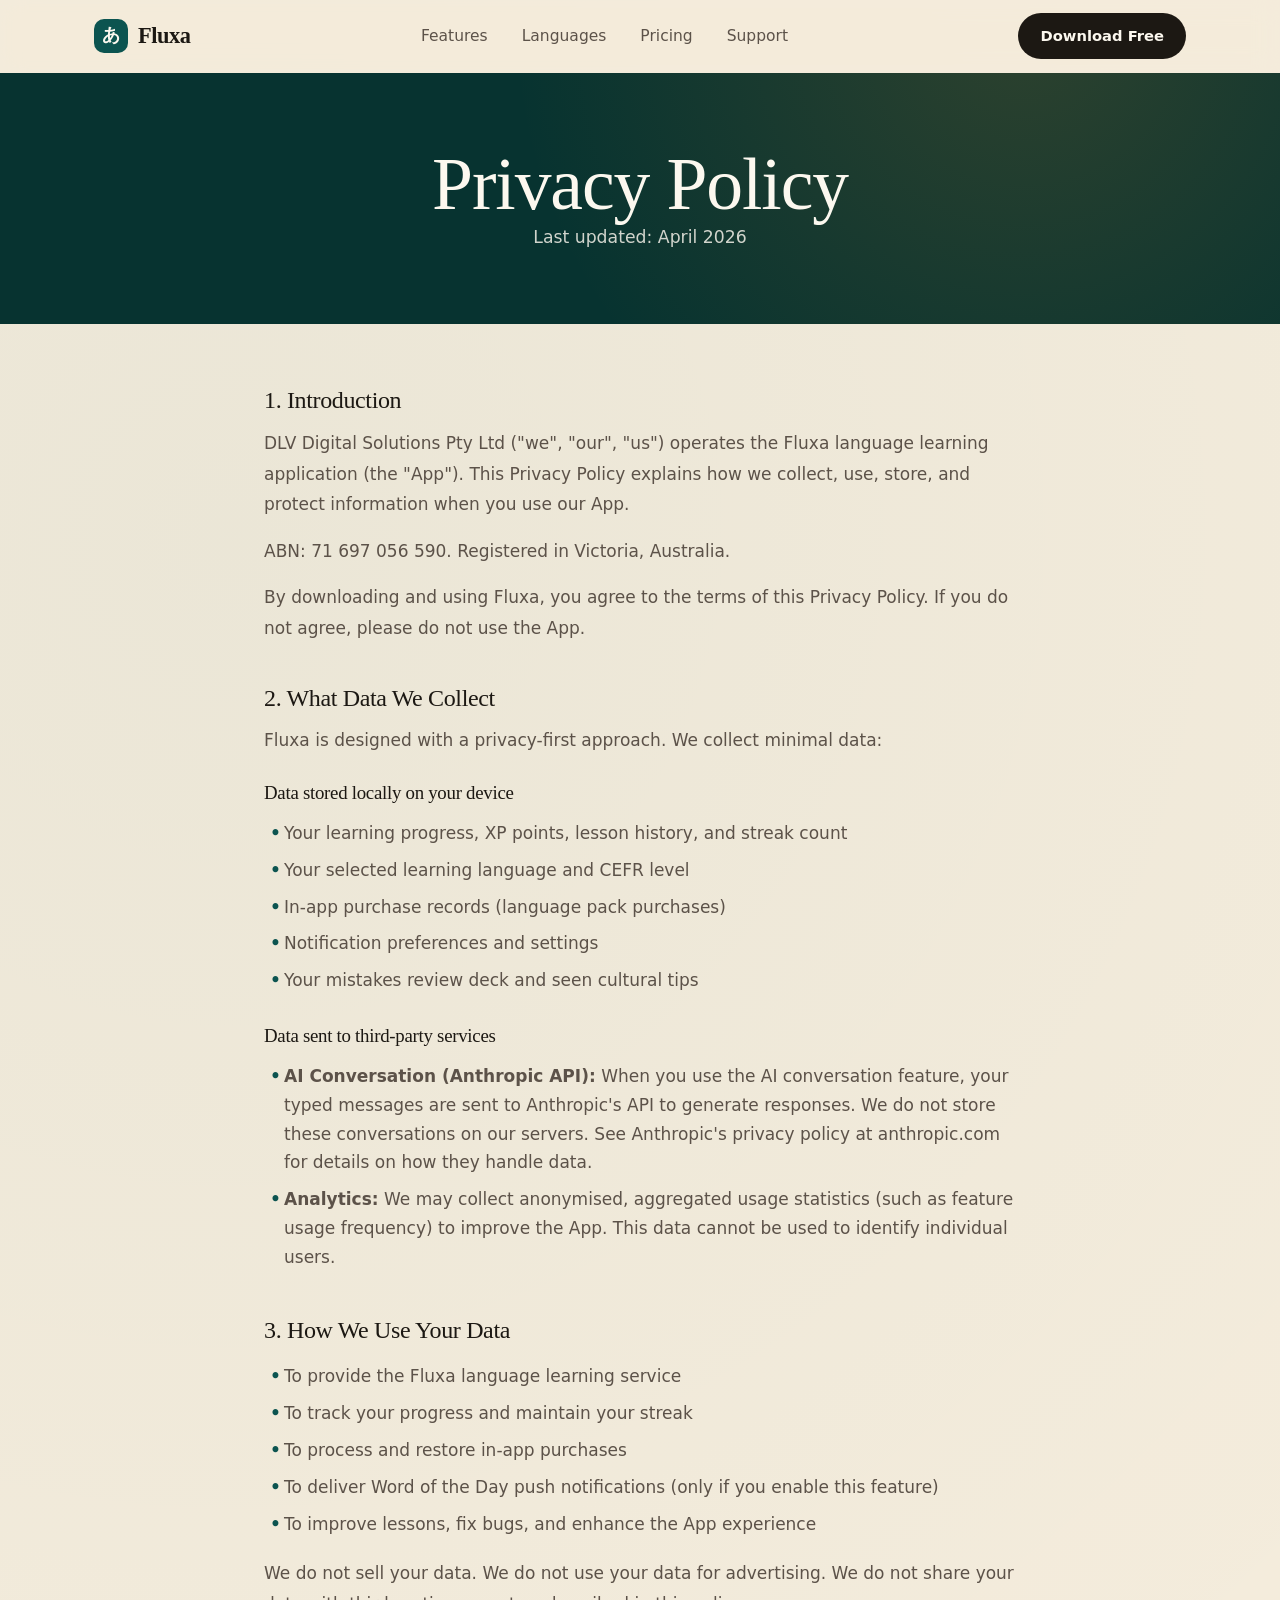
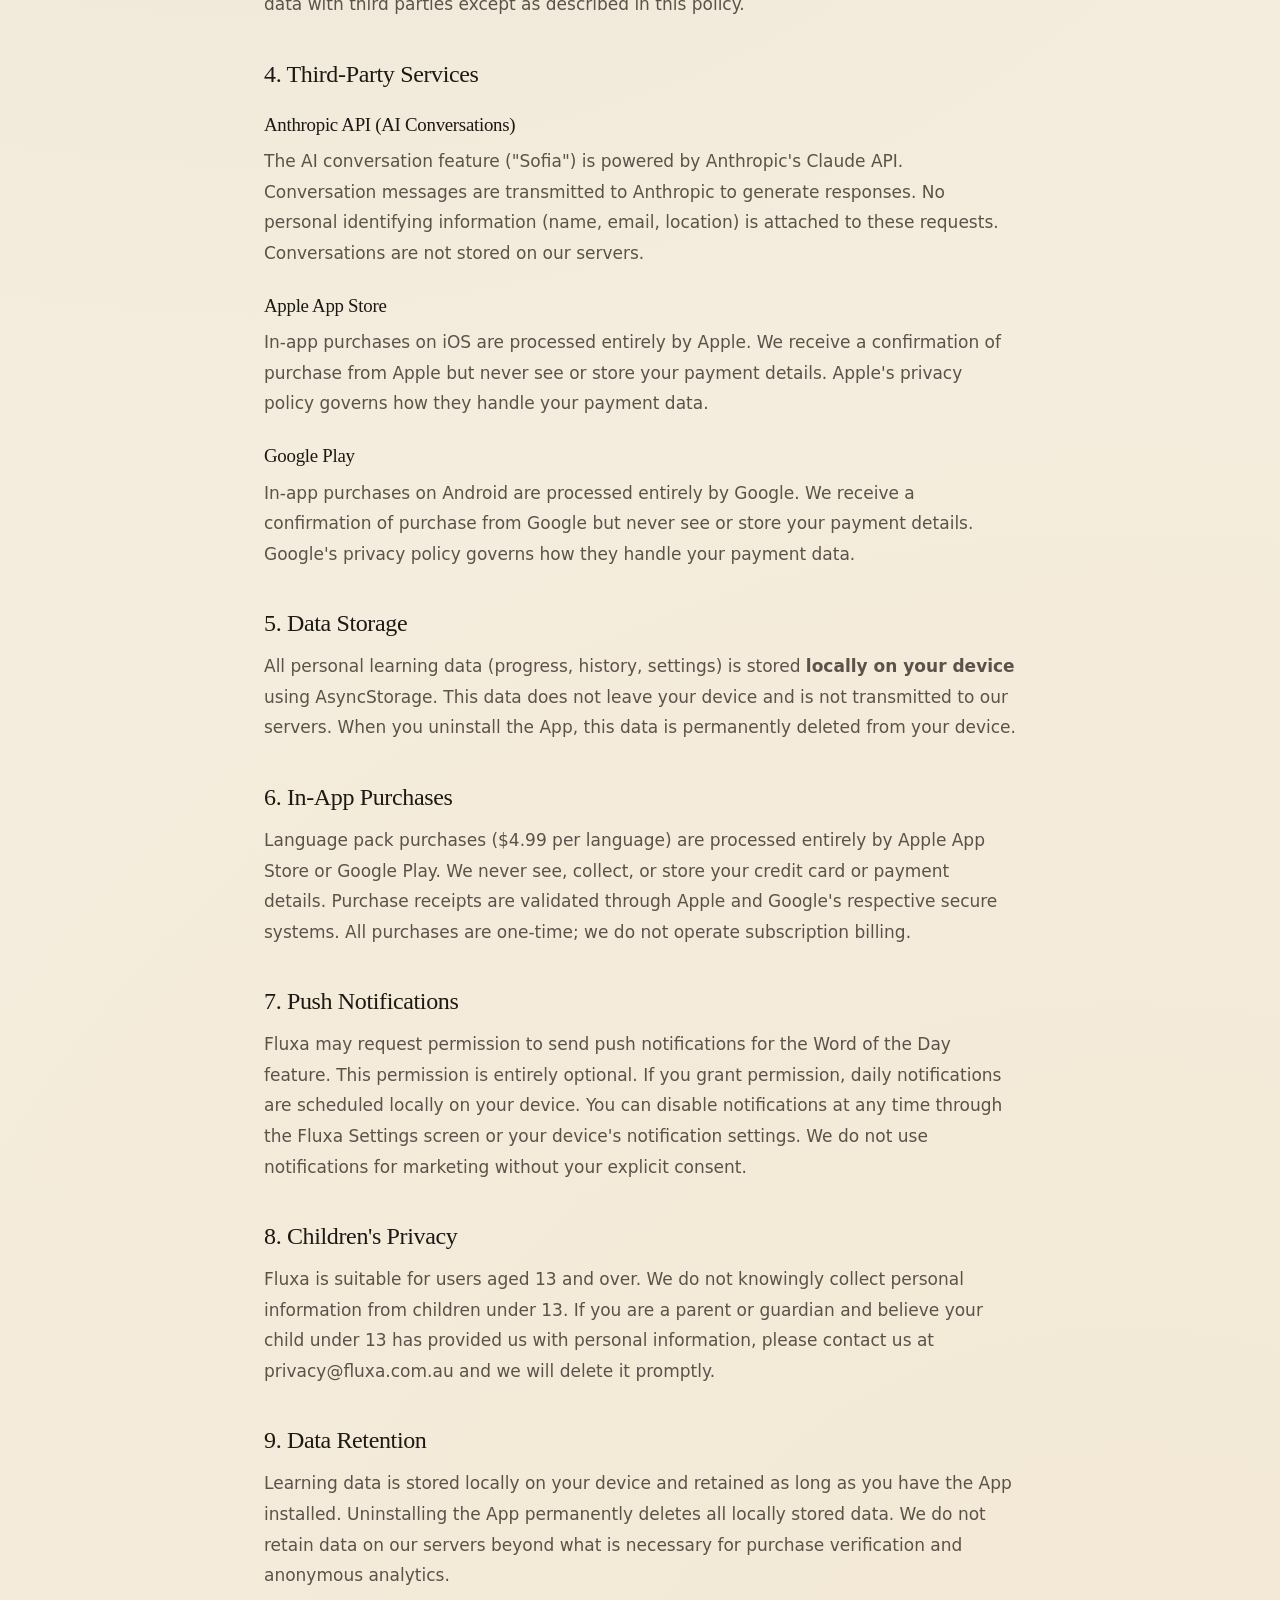
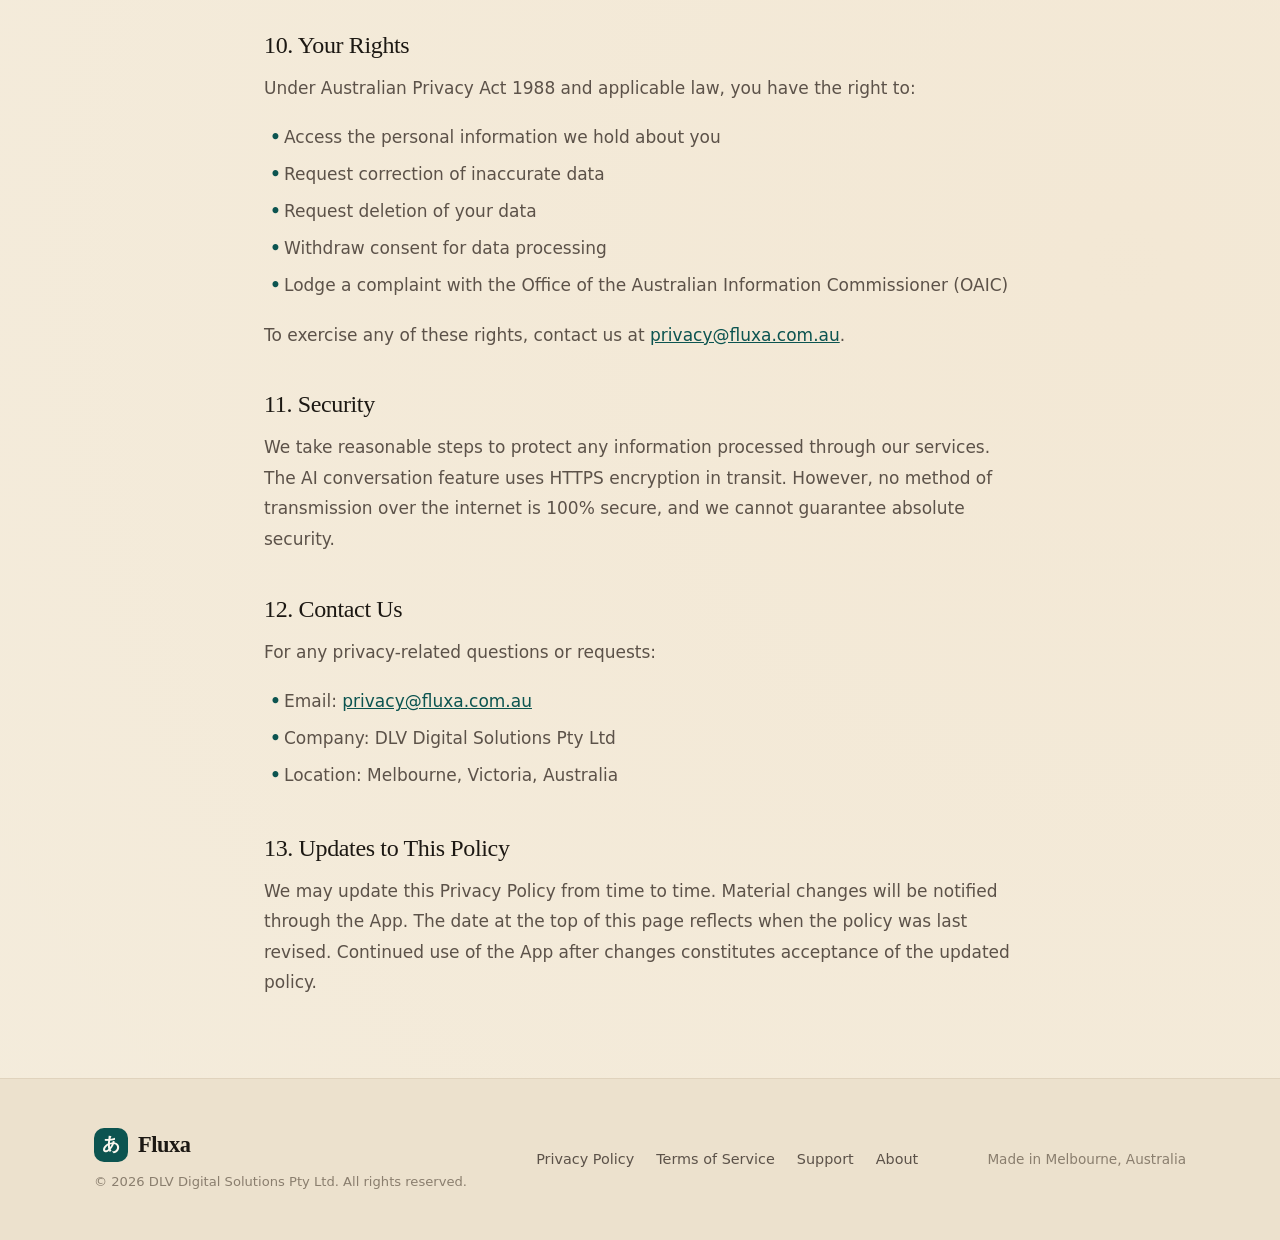
<file: privacy.html>
<!DOCTYPE html>
<html lang="en">
<head>
  <meta charset="UTF-8" />
  <meta name="viewport" content="width=device-width, initial-scale=1.0" />
  <title>Privacy Policy — Fluxa</title>
  <meta name="description" content="Fluxa privacy policy. Learn how DLV Digital Solutions Pty Ltd handles your data when you use the Fluxa language learning app." />
  <link rel="canonical" href="https://fluxa.com.au/privacy.html" />
  <meta property="og:type" content="website" />
  <meta property="og:url" content="https://fluxa.com.au/privacy.html" />
  <meta property="og:title" content="Privacy Policy — Fluxa" />
  <meta property="og:description" content="Fluxa privacy policy — your data stays on your device." />
  <link rel="stylesheet" href="css/styles.css" />
</head>
<body>

<!-- ── Navigation ─────────────────────────────────────────────────────────── -->
<nav class="nav" role="navigation" aria-label="Main navigation">
  <div class="container">
    <div class="nav__inner">
      <a href="index.html" class="nav__logo" aria-label="Fluxa home">
        <span class="nav__mark" aria-hidden="true">あ</span>
        Fluxa
      </a>
      <div class="nav__links">
        <a href="index.html#features" class="nav__link">Features</a>
        <a href="index.html#languages" class="nav__link">Languages</a>
        <a href="index.html#pricing" class="nav__link">Pricing</a>
        <a href="support.html" class="nav__link">Support</a>
      </div>
      <a href="index.html#download" class="nav__cta">Download Free</a>
      <button class="nav__hamburger" aria-label="Toggle menu" aria-expanded="false">
        <span></span><span></span><span></span>
      </button>
    </div>
    <div class="nav__mobile">
      <a href="index.html#features" class="nav__mobile-link">Features</a>
      <a href="index.html#languages" class="nav__mobile-link">Languages</a>
      <a href="index.html#pricing" class="nav__mobile-link">Pricing</a>
      <a href="support.html" class="nav__mobile-link">Support</a>
      <a href="index.html#download" class="nav__mobile-cta">Download Free</a>
    </div>
  </div>
</nav>

<!-- ── Page Hero ──────────────────────────────────────────────────────────── -->
<section class="page-hero">
  <div class="container">
    <h1>Privacy Policy</h1>
    <p class="page-hero__sub">Last updated: April 2026</p>
  </div>
</section>

<!-- ── Content ────────────────────────────────────────────────────────────── -->
<div class="prose">

  <h2>1. Introduction</h2>
  <p>DLV Digital Solutions Pty Ltd ("we", "our", "us") operates the Fluxa language learning application (the "App"). This Privacy Policy explains how we collect, use, store, and protect information when you use our App.</p>
  <p>ABN: 71 697 056 590. Registered in Victoria, Australia.</p>
  <p>By downloading and using Fluxa, you agree to the terms of this Privacy Policy. If you do not agree, please do not use the App.</p>

  <h2>2. What Data We Collect</h2>
  <p>Fluxa is designed with a privacy-first approach. We collect minimal data:</p>
  <h3>Data stored locally on your device</h3>
  <ul>
    <li>Your learning progress, XP points, lesson history, and streak count</li>
    <li>Your selected learning language and CEFR level</li>
    <li>In-app purchase records (language pack purchases)</li>
    <li>Notification preferences and settings</li>
    <li>Your mistakes review deck and seen cultural tips</li>
  </ul>
  <h3>Data sent to third-party services</h3>
  <ul>
    <li><strong>AI Conversation (Anthropic API):</strong> When you use the AI conversation feature, your typed messages are sent to Anthropic's API to generate responses. We do not store these conversations on our servers. See Anthropic's privacy policy at anthropic.com for details on how they handle data.</li>
    <li><strong>Analytics:</strong> We may collect anonymised, aggregated usage statistics (such as feature usage frequency) to improve the App. This data cannot be used to identify individual users.</li>
  </ul>

  <h2>3. How We Use Your Data</h2>
  <ul>
    <li>To provide the Fluxa language learning service</li>
    <li>To track your progress and maintain your streak</li>
    <li>To process and restore in-app purchases</li>
    <li>To deliver Word of the Day push notifications (only if you enable this feature)</li>
    <li>To improve lessons, fix bugs, and enhance the App experience</li>
  </ul>
  <p>We do not sell your data. We do not use your data for advertising. We do not share your data with third parties except as described in this policy.</p>

  <h2>4. Third-Party Services</h2>
  <h3>Anthropic API (AI Conversations)</h3>
  <p>The AI conversation feature ("Sofia") is powered by Anthropic's Claude API. Conversation messages are transmitted to Anthropic to generate responses. No personal identifying information (name, email, location) is attached to these requests. Conversations are not stored on our servers.</p>
  <h3>Apple App Store</h3>
  <p>In-app purchases on iOS are processed entirely by Apple. We receive a confirmation of purchase from Apple but never see or store your payment details. Apple's privacy policy governs how they handle your payment data.</p>
  <h3>Google Play</h3>
  <p>In-app purchases on Android are processed entirely by Google. We receive a confirmation of purchase from Google but never see or store your payment details. Google's privacy policy governs how they handle your payment data.</p>

  <h2>5. Data Storage</h2>
  <p>All personal learning data (progress, history, settings) is stored <strong>locally on your device</strong> using AsyncStorage. This data does not leave your device and is not transmitted to our servers. When you uninstall the App, this data is permanently deleted from your device.</p>

  <h2>6. In-App Purchases</h2>
  <p>Language pack purchases ($4.99 per language) are processed entirely by Apple App Store or Google Play. We never see, collect, or store your credit card or payment details. Purchase receipts are validated through Apple and Google's respective secure systems. All purchases are one-time; we do not operate subscription billing.</p>

  <h2>7. Push Notifications</h2>
  <p>Fluxa may request permission to send push notifications for the Word of the Day feature. This permission is entirely optional. If you grant permission, daily notifications are scheduled locally on your device. You can disable notifications at any time through the Fluxa Settings screen or your device's notification settings. We do not use notifications for marketing without your explicit consent.</p>

  <h2>8. Children's Privacy</h2>
  <p>Fluxa is suitable for users aged 13 and over. We do not knowingly collect personal information from children under 13. If you are a parent or guardian and believe your child under 13 has provided us with personal information, please contact us at privacy@fluxa.com.au and we will delete it promptly.</p>

  <h2>9. Data Retention</h2>
  <p>Learning data is stored locally on your device and retained as long as you have the App installed. Uninstalling the App permanently deletes all locally stored data. We do not retain data on our servers beyond what is necessary for purchase verification and anonymous analytics.</p>

  <h2>10. Your Rights</h2>
  <p>Under Australian Privacy Act 1988 and applicable law, you have the right to:</p>
  <ul>
    <li>Access the personal information we hold about you</li>
    <li>Request correction of inaccurate data</li>
    <li>Request deletion of your data</li>
    <li>Withdraw consent for data processing</li>
    <li>Lodge a complaint with the Office of the Australian Information Commissioner (OAIC)</li>
  </ul>
  <p>To exercise any of these rights, contact us at <a href="mailto:privacy@fluxa.com.au">privacy@fluxa.com.au</a>.</p>

  <h2>11. Security</h2>
  <p>We take reasonable steps to protect any information processed through our services. The AI conversation feature uses HTTPS encryption in transit. However, no method of transmission over the internet is 100% secure, and we cannot guarantee absolute security.</p>

  <h2>12. Contact Us</h2>
  <p>For any privacy-related questions or requests:</p>
  <ul>
    <li>Email: <a href="mailto:privacy@fluxa.com.au">privacy@fluxa.com.au</a></li>
    <li>Company: DLV Digital Solutions Pty Ltd</li>
    <li>Location: Melbourne, Victoria, Australia</li>
  </ul>

  <h2>13. Updates to This Policy</h2>
  <p>We may update this Privacy Policy from time to time. Material changes will be notified through the App. The date at the top of this page reflects when the policy was last revised. Continued use of the App after changes constitutes acceptance of the updated policy.</p>

</div>

<!-- ── Footer ──────────────────────────────────────────────────────────────── -->
<footer class="footer" role="contentinfo">
  <div class="container">
    <div class="footer__inner">
      <div class="footer__brand">
        <a href="index.html" class="footer__logo">
          <span class="nav__mark" aria-hidden="true">あ</span>
          Fluxa
        </a>
        <span class="footer__copy">© 2026 DLV Digital Solutions Pty Ltd. All rights reserved.</span>
      </div>
      <nav class="footer__links" aria-label="Footer navigation">
        <a href="privacy.html" class="footer__link">Privacy Policy</a>
        <a href="terms.html" class="footer__link">Terms of Service</a>
        <a href="support.html" class="footer__link">Support</a>
        <a href="about.html" class="footer__link">About</a>
      </nav>
      <div class="footer__made">Made in Melbourne, Australia</div>
    </div>
  </div>
</footer>

<script src="js/main.js"></script>
</body>
</html>
</file>
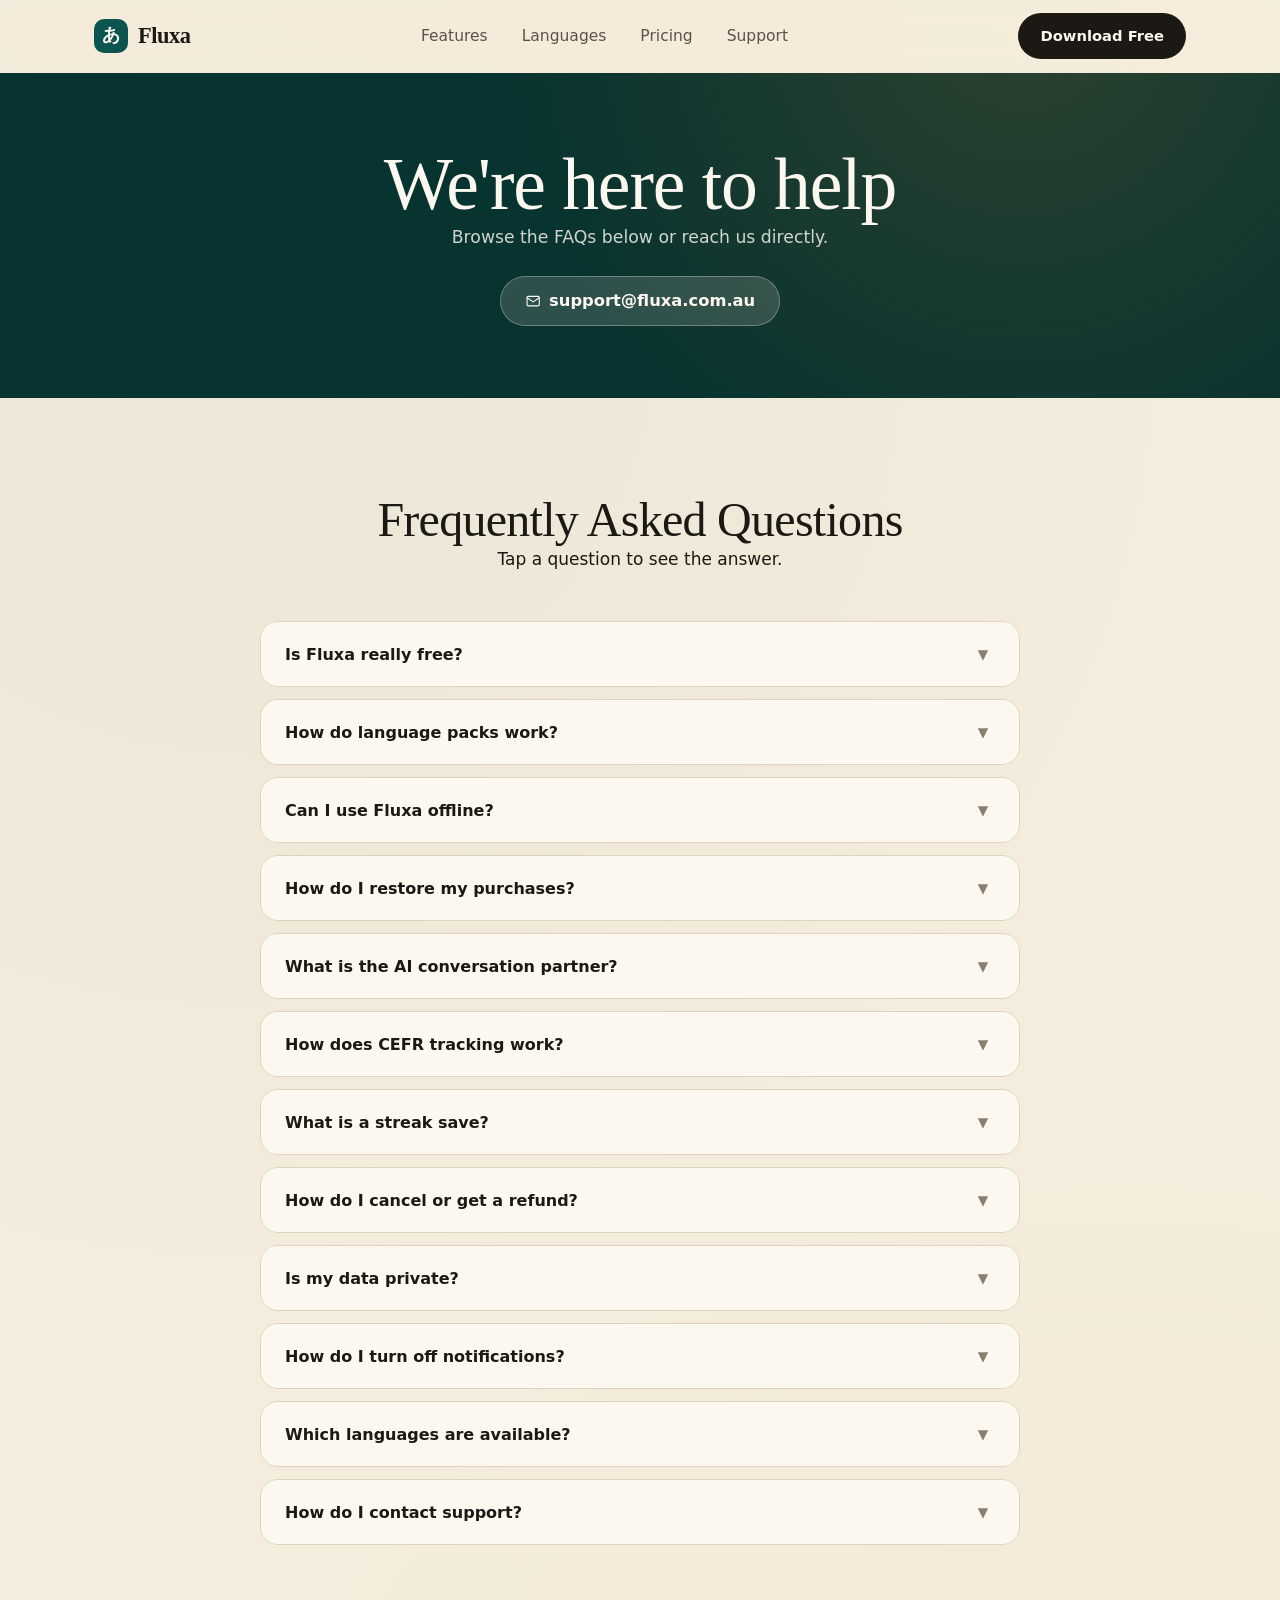
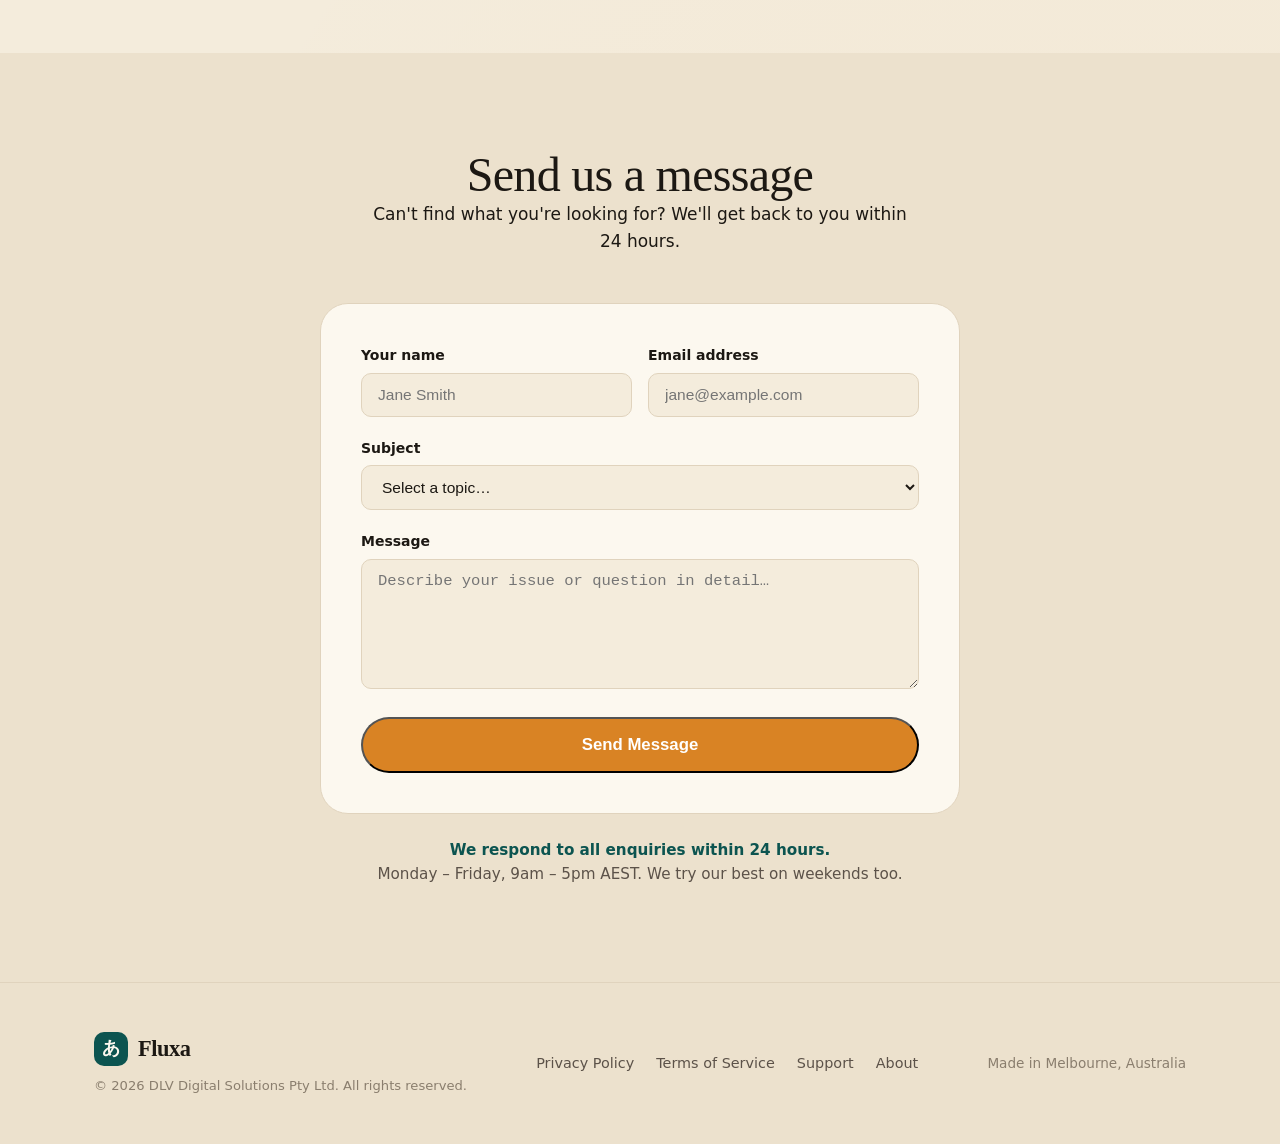
<file: support.html>
<!DOCTYPE html>
<html lang="en">
<head>
  <meta charset="UTF-8" />
  <meta name="viewport" content="width=device-width, initial-scale=1.0" />
  <title>Support — Fluxa</title>
  <meta name="description" content="Get help with Fluxa. Browse FAQs, troubleshoot common issues, or contact our support team. We respond within 24 hours." />
  <link rel="canonical" href="https://fluxa.com.au/support.html" />
  <meta property="og:type" content="website" />
  <meta property="og:url" content="https://fluxa.com.au/support.html" />
  <meta property="og:title" content="Support — Fluxa" />
  <meta property="og:description" content="Get help with Fluxa. Browse FAQs or contact support@fluxa.com.au" />
  <link rel="stylesheet" href="css/styles.css" />
</head>
<body>

<!-- ── Navigation ─────────────────────────────────────────────────────────── -->
<nav class="nav" role="navigation" aria-label="Main navigation">
  <div class="container">
    <div class="nav__inner">
      <a href="index.html" class="nav__logo" aria-label="Fluxa home">
        <span class="nav__mark" aria-hidden="true">あ</span>
        Fluxa
      </a>
      <div class="nav__links">
        <a href="index.html#features" class="nav__link">Features</a>
        <a href="index.html#languages" class="nav__link">Languages</a>
        <a href="index.html#pricing" class="nav__link">Pricing</a>
        <a href="support.html" class="nav__link active">Support</a>
      </div>
      <a href="index.html#download" class="nav__cta">Download Free</a>
      <button class="nav__hamburger" aria-label="Toggle menu" aria-expanded="false">
        <span></span><span></span><span></span>
      </button>
    </div>
    <div class="nav__mobile">
      <a href="index.html#features" class="nav__mobile-link">Features</a>
      <a href="index.html#languages" class="nav__mobile-link">Languages</a>
      <a href="index.html#pricing" class="nav__mobile-link">Pricing</a>
      <a href="support.html" class="nav__mobile-link">Support</a>
      <a href="index.html#download" class="nav__mobile-cta">Download Free</a>
    </div>
  </div>
</nav>

<!-- ── Hero ───────────────────────────────────────────────────────────────── -->
<section class="support-hero">
  <div class="container">
    <h1 class="fade-in">We're here to help</h1>
    <p class="support-hero__sub fade-in fade-in--delay-1">Browse the FAQs below or reach us directly.</p>
    <a href="mailto:support@fluxa.com.au" class="support-hero__email fade-in fade-in--delay-2">
      <svg viewBox="0 0 24 24" width="1em" height="1em" fill="none" stroke="currentColor" stroke-width="1.6" stroke-linecap="round" stroke-linejoin="round"><rect x="3" y="5" width="18" height="14" rx="2"/><path d="M3 7l9 6 9-6"/></svg> support@fluxa.com.au
    </a>
  </div>
</section>

<!-- ── FAQ ────────────────────────────────────────────────────────────────── -->
<section class="section faq" id="faq">
  <div class="container">
    <div class="faq__header fade-in">
      <h2>Frequently Asked Questions</h2>
      <p style="color:var(--text-sub)">Tap a question to see the answer.</p>
    </div>
    <div class="faq__list" role="list">

      <div class="faq__item fade-in fade-in--delay-1">
        <button class="faq__question" aria-expanded="false">
          Is Fluxa really free?
          <span class="faq__chevron">▼</span>
        </button>
        <div class="faq__answer">
          Yes! Spanish and French are completely free — forever, with no limits. You can do unlimited lessons, use the AI conversation feature, track your CEFR progress, and access every grammar and vocabulary exercise without paying anything. No hidden costs, no trial periods, no energy gates.
        </div>
      </div>

      <div class="faq__item fade-in fade-in--delay-1">
        <button class="faq__question" aria-expanded="false">
          How do language packs work?
          <span class="faq__chevron">▼</span>
        </button>
        <div class="faq__answer">
          Each additional language (Japanese, German, Italian, Mandarin, Korean, Portuguese, Arabic, Hindi, Turkish, and Greek) is available as a one-time purchase of $4.99. Once you buy a pack, you own it permanently — no subscription, no monthly fees. Future content updates for that language are included at no extra cost. Purchases are tied to your App Store or Google Play account and can be restored on any device.
        </div>
      </div>

      <div class="faq__item fade-in fade-in--delay-2">
        <button class="faq__question" aria-expanded="false">
          Can I use Fluxa offline?
          <span class="faq__chevron">▼</span>
        </button>
        <div class="faq__answer">
          Grammar and vocabulary lessons work fully offline — all lesson content is included with the App. The AI conversation feature (Sofia) requires an active internet connection because it uses Anthropic's Claude API to generate real-time responses. Word of the Day notifications are also scheduled locally and do not require internet access once set up.
        </div>
      </div>

      <div class="faq__item fade-in fade-in--delay-2">
        <button class="faq__question" aria-expanded="false">
          How do I restore my purchases?
          <span class="faq__chevron">▼</span>
        </button>
        <div class="faq__answer">
          If you've reinstalled the App or switched devices, you can restore your purchases by going to the Language Store screen in Fluxa and tapping "Restore Purchases." Your purchases are linked to your Apple ID (iOS) or Google Account (Android), so you must be signed in to the same account you used originally. Restoration is free and instant.
        </div>
      </div>

      <div class="faq__item fade-in fade-in--delay-3">
        <button class="faq__question" aria-expanded="false">
          What is the AI conversation partner?
          <span class="faq__chevron">▼</span>
        </button>
        <div class="faq__answer">
          Sofia is Fluxa's AI conversation partner, powered by Anthropic's Claude AI. She speaks only in your target language, responds to your messages, and provides real-time grammar corrections and English translations for each response. You can also tap the speaker icon to hear her responses spoken aloud. Sofia adapts to real-world conversation scenarios like ordering food, asking for directions, or introducing yourself.
        </div>
      </div>

      <div class="faq__item fade-in fade-in--delay-3">
        <button class="faq__question" aria-expanded="false">
          How does CEFR tracking work?
          <span class="faq__chevron">▼</span>
        </button>
        <div class="faq__answer">
          CEFR (Common European Framework of Reference) is the international standard for language proficiency, from A1 (complete beginner) to C2 (mastery). In Fluxa, every correct answer earns XP points. Your total XP is mapped to a CEFR level that appears in your progress screen and on the home screen. This gives you an internationally recognised benchmark you can use when communicating your language skills.
        </div>
      </div>

      <div class="faq__item fade-in fade-in--delay-1">
        <button class="faq__question" aria-expanded="false">
          What is a streak save?
          <span class="faq__chevron">▼</span>
        </button>
        <div class="faq__answer">
          A streak save (also called a streak shield) automatically protects your learning streak if you miss a day. You receive one free streak save every Monday. If you miss a practice day, the save is automatically used to preserve your streak. Once used, the shield replenishes the following Monday. You can see your current shield status on the Home screen.
        </div>
      </div>

      <div class="faq__item fade-in fade-in--delay-1">
        <button class="faq__question" aria-expanded="false">
          How do I cancel or get a refund?
          <span class="faq__chevron">▼</span>
        </button>
        <div class="faq__answer">
          Fluxa has no subscriptions to cancel — all purchases are one-time. If you would like a refund for a language pack purchase, you need to request it directly through the store you purchased from: on iOS, visit reportaproblem.apple.com; on Android, visit play.google.com/store/account/orderhistory. Refund eligibility is determined by Apple and Google's respective refund policies.
        </div>
      </div>

      <div class="faq__item fade-in fade-in--delay-2">
        <button class="faq__question" aria-expanded="false">
          Is my data private?
          <span class="faq__chevron">▼</span>
        </button>
        <div class="faq__answer">
          All your learning data — progress, XP, streak, lesson history — is stored locally on your device using AsyncStorage. We do not collect or store personal data on our servers. AI conversation messages are sent to Anthropic's API to generate responses but are not stored by us. See our <a href="privacy.html">Privacy Policy</a> for full details.
        </div>
      </div>

      <div class="faq__item fade-in fade-in--delay-2">
        <button class="faq__question" aria-expanded="false">
          How do I turn off notifications?
          <span class="faq__chevron">▼</span>
        </button>
        <div class="faq__answer">
          You can toggle Word of the Day notifications off in two ways: (1) Open Fluxa, tap the Settings icon on the Home screen, and toggle off "Word of the Day"; or (2) go to your phone's Settings app → Notifications → Fluxa and disable notifications there. Notifications are entirely optional and are only ever used for the Word of the Day feature — we never send marketing notifications.
        </div>
      </div>

      <div class="faq__item fade-in fade-in--delay-3">
        <button class="faq__question" aria-expanded="false">
          Which languages are available?
          <span class="faq__chevron">▼</span>
        </button>
        <div class="faq__answer">
          Fluxa currently supports 12 languages: Spanish and French (always free), plus Japanese, German, Italian, Mandarin, Korean, Portuguese, Arabic, Hindi, Turkish, and Greek — each available as a one-time $4.99 purchase. We are actively working on additional languages.
        </div>
      </div>

      <div class="faq__item fade-in fade-in--delay-3">
        <button class="faq__question" aria-expanded="false">
          How do I contact support?
          <span class="faq__chevron">▼</span>
        </button>
        <div class="faq__answer">
          Email us at <a href="mailto:support@fluxa.com.au">support@fluxa.com.au</a> and we'll respond within 24 hours. You can also use the contact form below. Please include your device type (iPhone/Android) and a description of the issue to help us assist you faster.
        </div>
      </div>

    </div>
  </div>
</section>

<!-- ── Contact Form ────────────────────────────────────────────────────────── -->
<section class="section contact" id="contact">
  <div class="container">
    <div class="contact__header fade-in">
      <h2>Send us a message</h2>
      <p style="color:var(--text-sub)">Can't find what you're looking for? We'll get back to you within 24 hours.</p>
    </div>

    <div class="contact__form fade-in fade-in--delay-1">
      <form id="contact-form" novalidate>
        <div class="form-row">
          <div class="form-group">
            <label for="cf-name">Your name</label>
            <input type="text" id="cf-name" name="name" placeholder="Jane Smith" autocomplete="name" />
            <span class="form-error" role="alert"></span>
          </div>
          <div class="form-group">
            <label for="cf-email">Email address</label>
            <input type="email" id="cf-email" name="email" placeholder="jane@example.com" autocomplete="email" />
            <span class="form-error" role="alert"></span>
          </div>
        </div>
        <div class="form-group">
          <label for="cf-subject">Subject</label>
          <select id="cf-subject" name="subject">
            <option value="">Select a topic…</option>
            <option value="purchase">Purchase Issue</option>
            <option value="technical">Technical Problem</option>
            <option value="feedback">Feedback or Suggestion</option>
            <option value="privacy">Privacy Enquiry</option>
            <option value="other">Other</option>
          </select>
          <span class="form-error" role="alert"></span>
        </div>
        <div class="form-group">
          <label for="cf-message">Message</label>
          <textarea id="cf-message" name="message" placeholder="Describe your issue or question in detail…"></textarea>
          <span class="form-error" role="alert"></span>
        </div>
        <button type="submit" class="btn btn--primary btn--full btn--lg">Send Message</button>
      </form>

      <div class="form-success" id="form-success" aria-live="polite">
        <div class="form-success__icon"><svg viewBox="0 0 24 24" width="1em" height="1em" fill="none" stroke="currentColor" stroke-width="1.6" stroke-linecap="round" stroke-linejoin="round"><circle cx="12" cy="12" r="9"/><path d="M8 12l3 3 5-6"/></svg></div>
        <h3>Message sent!</h3>
        <p>Thanks for reaching out. We'll get back to you at your email address within 24 hours.</p>
      </div>
    </div>

    <p class="contact__promise fade-in fade-in--delay-2">
      <strong>We respond to all enquiries within 24 hours.</strong><br>
      Monday – Friday, 9am – 5pm AEST. We try our best on weekends too.
    </p>
  </div>
</section>

<!-- ── Footer ──────────────────────────────────────────────────────────────── -->
<footer class="footer" role="contentinfo">
  <div class="container">
    <div class="footer__inner">
      <div class="footer__brand">
        <a href="index.html" class="footer__logo">
          <span class="nav__mark" aria-hidden="true">あ</span>
          Fluxa
        </a>
        <span class="footer__copy">© 2026 DLV Digital Solutions Pty Ltd. All rights reserved.</span>
      </div>
      <nav class="footer__links" aria-label="Footer navigation">
        <a href="privacy.html" class="footer__link">Privacy Policy</a>
        <a href="terms.html" class="footer__link">Terms of Service</a>
        <a href="support.html" class="footer__link">Support</a>
        <a href="about.html" class="footer__link">About</a>
      </nav>
      <div class="footer__made">Made in Melbourne, Australia</div>
    </div>
  </div>
</footer>

<script src="js/main.js"></script>
</body>
</html>
</file>
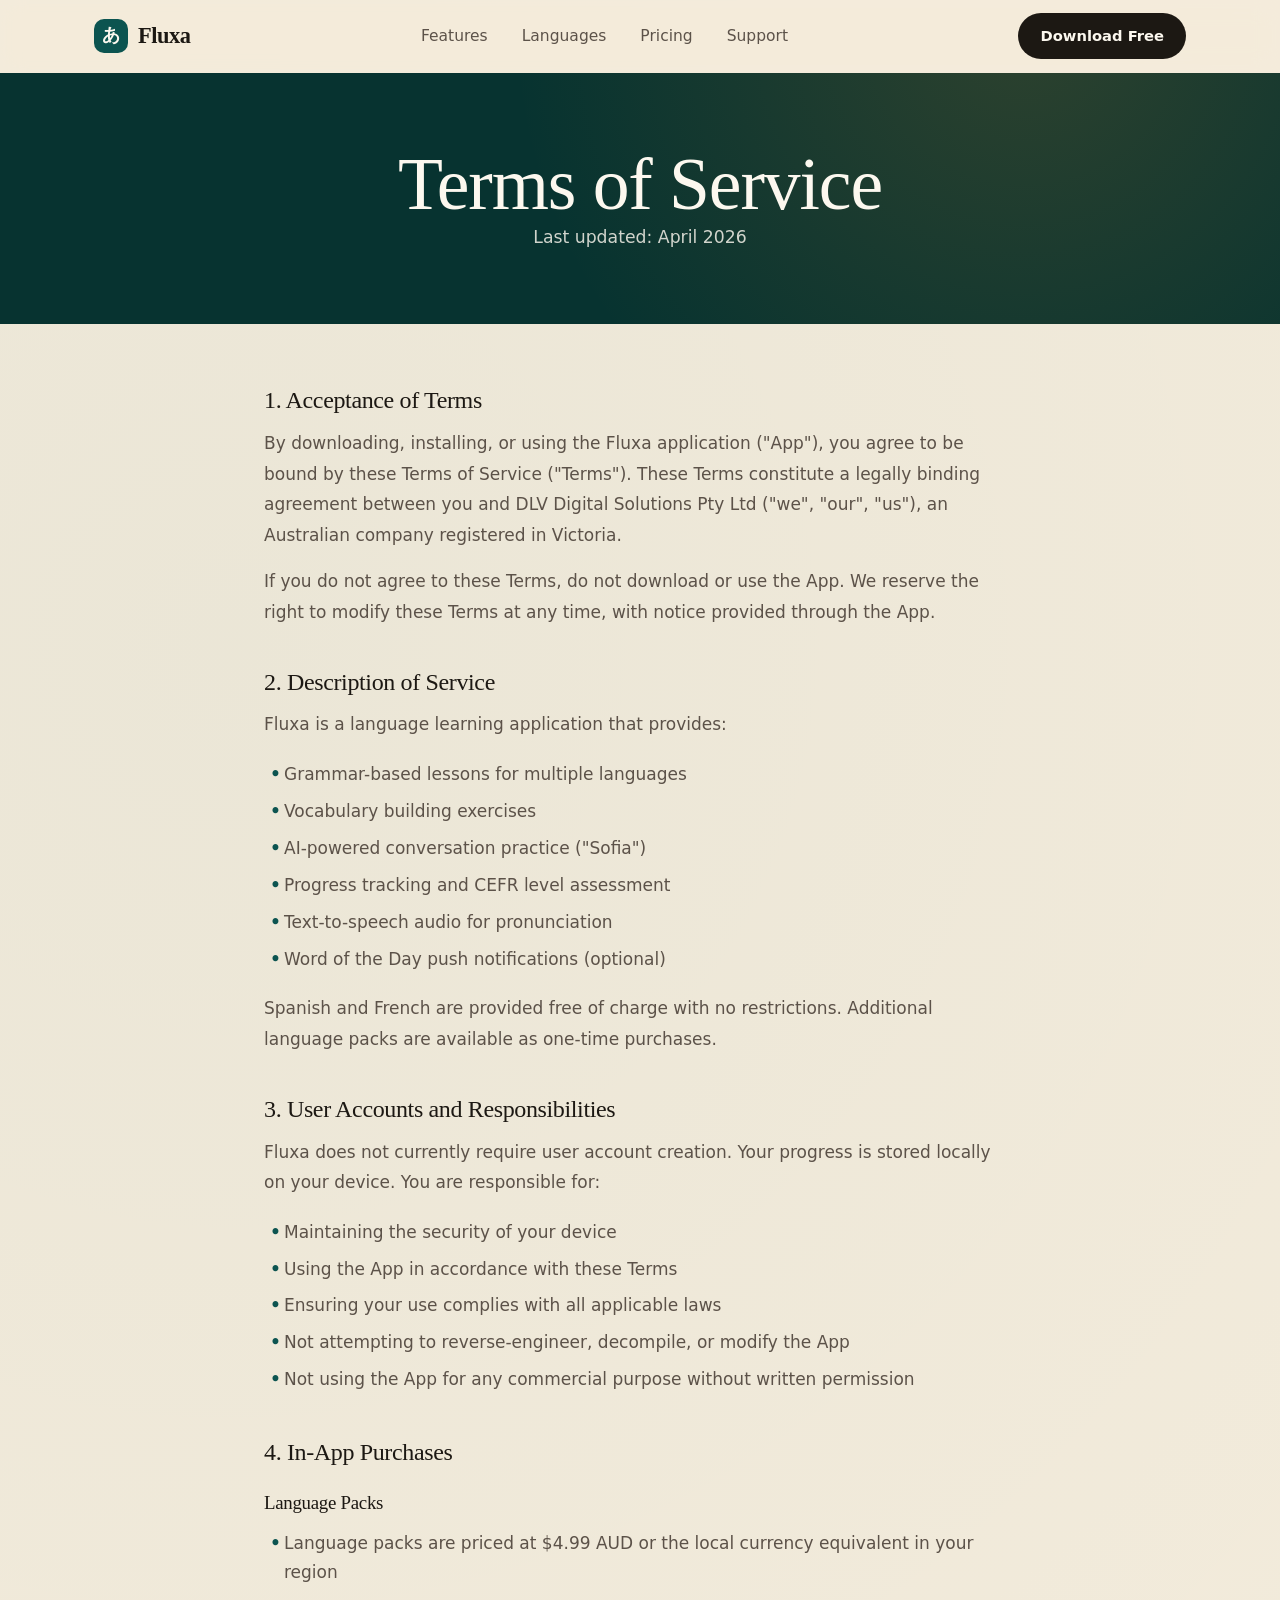
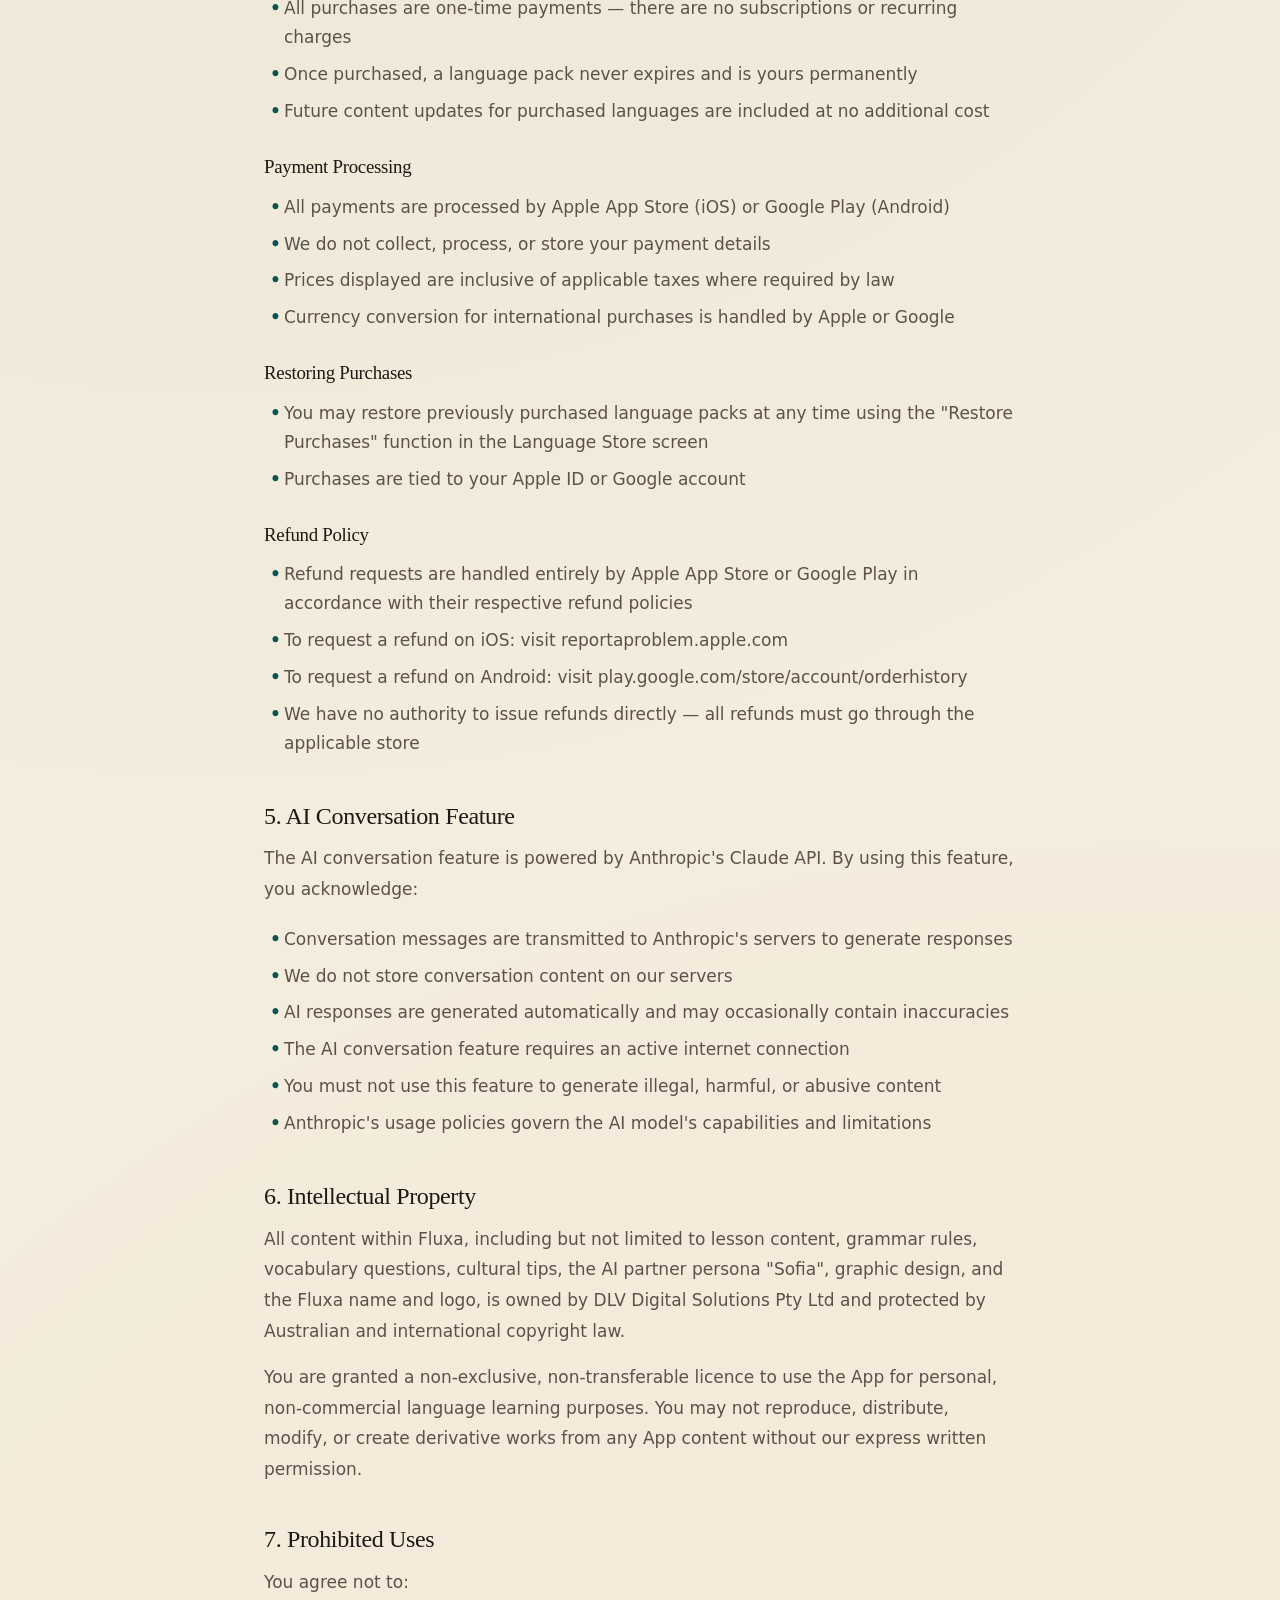
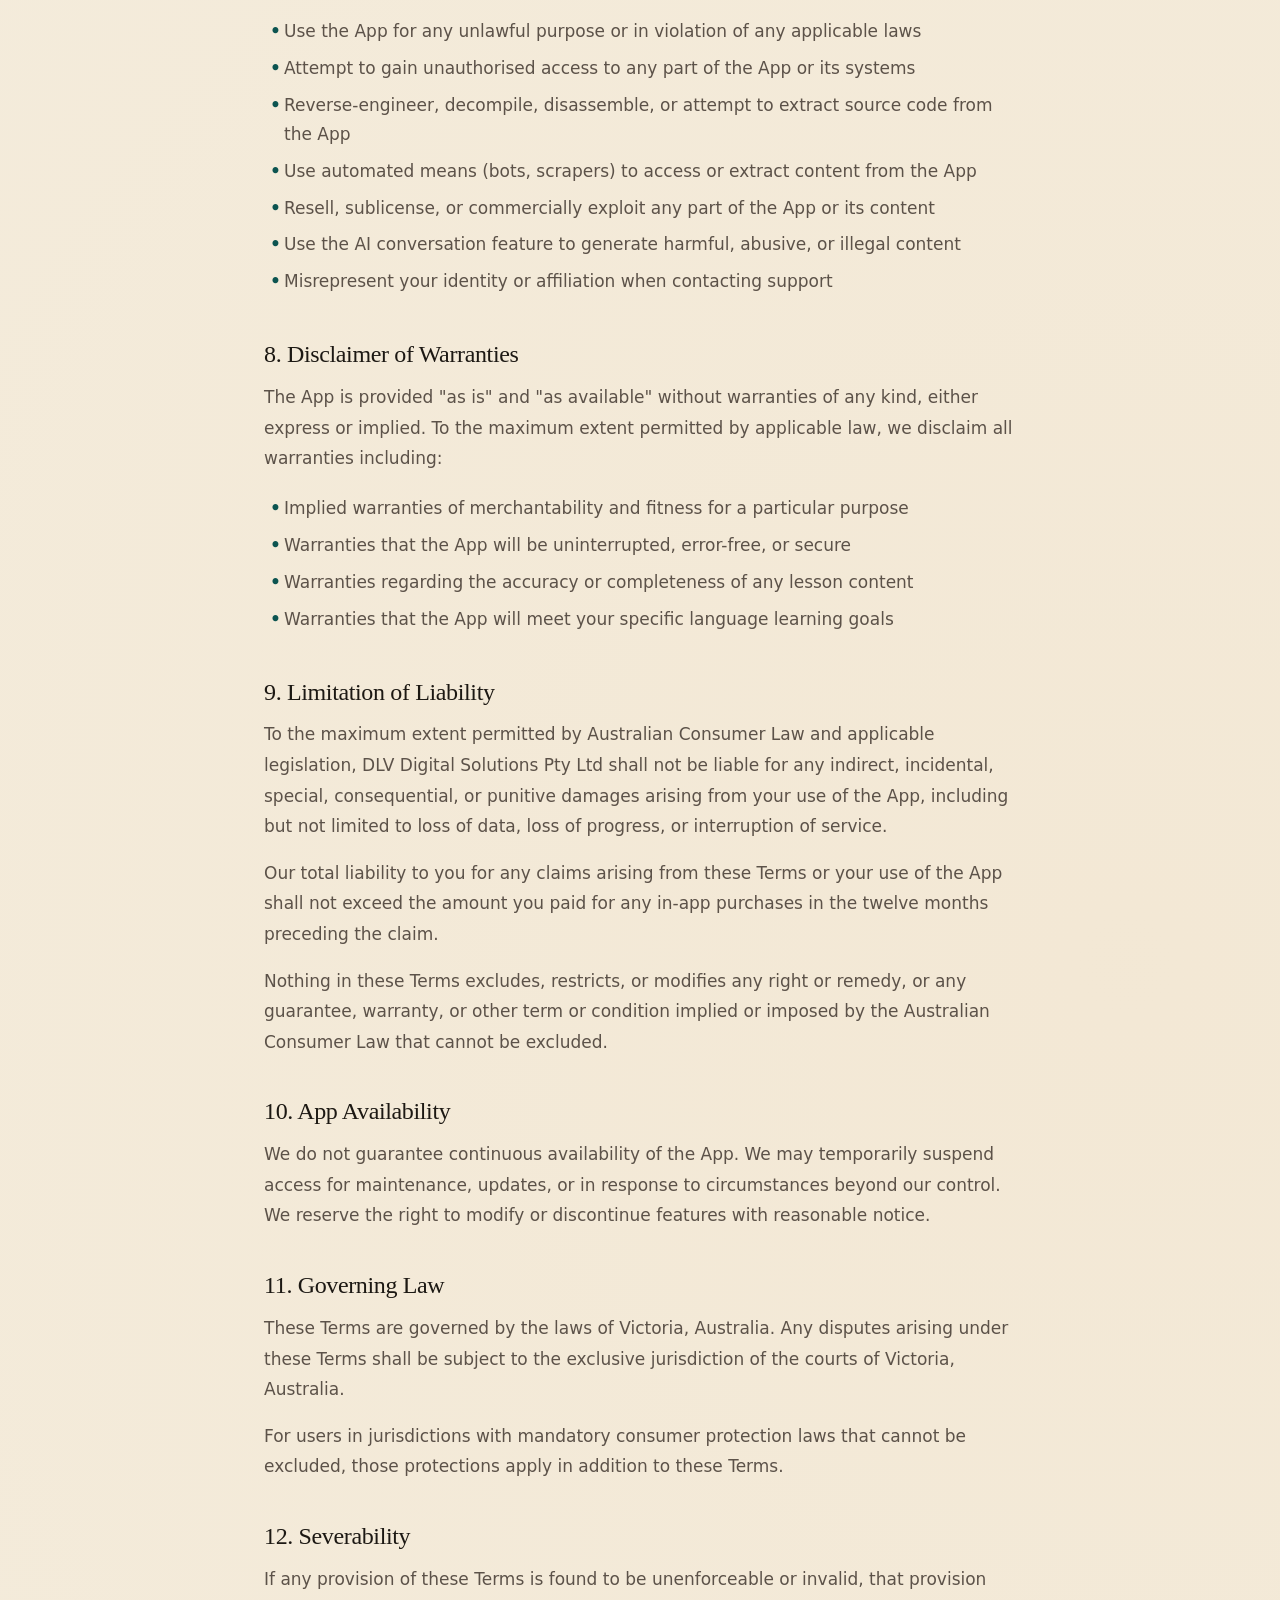
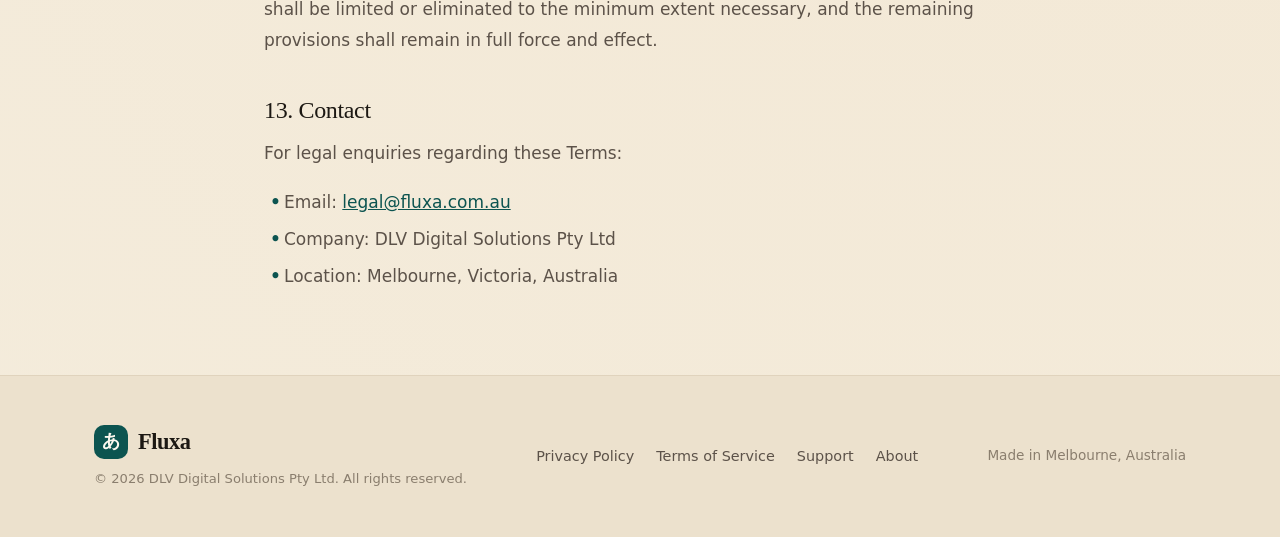
<file: terms.html>
<!DOCTYPE html>
<html lang="en">
<head>
  <meta charset="UTF-8" />
  <meta name="viewport" content="width=device-width, initial-scale=1.0" />
  <title>Terms of Service — Fluxa</title>
  <meta name="description" content="Fluxa Terms of Service. Read the terms and conditions for using the Fluxa language learning app by DLV Digital Solutions Pty Ltd." />
  <link rel="canonical" href="https://fluxa.com.au/terms.html" />
  <meta property="og:type" content="website" />
  <meta property="og:url" content="https://fluxa.com.au/terms.html" />
  <meta property="og:title" content="Terms of Service — Fluxa" />
  <meta property="og:description" content="Terms and conditions for using the Fluxa language learning app." />
  <link rel="stylesheet" href="css/styles.css" />
</head>
<body>

<!-- ── Navigation ─────────────────────────────────────────────────────────── -->
<nav class="nav" role="navigation" aria-label="Main navigation">
  <div class="container">
    <div class="nav__inner">
      <a href="index.html" class="nav__logo" aria-label="Fluxa home">
        <span class="nav__mark" aria-hidden="true">あ</span>
        Fluxa
      </a>
      <div class="nav__links">
        <a href="index.html#features" class="nav__link">Features</a>
        <a href="index.html#languages" class="nav__link">Languages</a>
        <a href="index.html#pricing" class="nav__link">Pricing</a>
        <a href="support.html" class="nav__link">Support</a>
      </div>
      <a href="index.html#download" class="nav__cta">Download Free</a>
      <button class="nav__hamburger" aria-label="Toggle menu" aria-expanded="false">
        <span></span><span></span><span></span>
      </button>
    </div>
    <div class="nav__mobile">
      <a href="index.html#features" class="nav__mobile-link">Features</a>
      <a href="index.html#languages" class="nav__mobile-link">Languages</a>
      <a href="index.html#pricing" class="nav__mobile-link">Pricing</a>
      <a href="support.html" class="nav__mobile-link">Support</a>
      <a href="index.html#download" class="nav__mobile-cta">Download Free</a>
    </div>
  </div>
</nav>

<!-- ── Page Hero ──────────────────────────────────────────────────────────── -->
<section class="page-hero">
  <div class="container">
    <h1>Terms of Service</h1>
    <p class="page-hero__sub">Last updated: April 2026</p>
  </div>
</section>

<!-- ── Content ────────────────────────────────────────────────────────────── -->
<div class="prose">

  <h2>1. Acceptance of Terms</h2>
  <p>By downloading, installing, or using the Fluxa application ("App"), you agree to be bound by these Terms of Service ("Terms"). These Terms constitute a legally binding agreement between you and DLV Digital Solutions Pty Ltd ("we", "our", "us"), an Australian company registered in Victoria.</p>
  <p>If you do not agree to these Terms, do not download or use the App. We reserve the right to modify these Terms at any time, with notice provided through the App.</p>

  <h2>2. Description of Service</h2>
  <p>Fluxa is a language learning application that provides:</p>
  <ul>
    <li>Grammar-based lessons for multiple languages</li>
    <li>Vocabulary building exercises</li>
    <li>AI-powered conversation practice ("Sofia")</li>
    <li>Progress tracking and CEFR level assessment</li>
    <li>Text-to-speech audio for pronunciation</li>
    <li>Word of the Day push notifications (optional)</li>
  </ul>
  <p>Spanish and French are provided free of charge with no restrictions. Additional language packs are available as one-time purchases.</p>

  <h2>3. User Accounts and Responsibilities</h2>
  <p>Fluxa does not currently require user account creation. Your progress is stored locally on your device. You are responsible for:</p>
  <ul>
    <li>Maintaining the security of your device</li>
    <li>Using the App in accordance with these Terms</li>
    <li>Ensuring your use complies with all applicable laws</li>
    <li>Not attempting to reverse-engineer, decompile, or modify the App</li>
    <li>Not using the App for any commercial purpose without written permission</li>
  </ul>

  <h2>4. In-App Purchases</h2>
  <h3>Language Packs</h3>
  <ul>
    <li>Language packs are priced at $4.99 AUD or the local currency equivalent in your region</li>
    <li>All purchases are one-time payments — there are no subscriptions or recurring charges</li>
    <li>Once purchased, a language pack never expires and is yours permanently</li>
    <li>Future content updates for purchased languages are included at no additional cost</li>
  </ul>
  <h3>Payment Processing</h3>
  <ul>
    <li>All payments are processed by Apple App Store (iOS) or Google Play (Android)</li>
    <li>We do not collect, process, or store your payment details</li>
    <li>Prices displayed are inclusive of applicable taxes where required by law</li>
    <li>Currency conversion for international purchases is handled by Apple or Google</li>
  </ul>
  <h3>Restoring Purchases</h3>
  <ul>
    <li>You may restore previously purchased language packs at any time using the "Restore Purchases" function in the Language Store screen</li>
    <li>Purchases are tied to your Apple ID or Google account</li>
  </ul>
  <h3>Refund Policy</h3>
  <ul>
    <li>Refund requests are handled entirely by Apple App Store or Google Play in accordance with their respective refund policies</li>
    <li>To request a refund on iOS: visit reportaproblem.apple.com</li>
    <li>To request a refund on Android: visit play.google.com/store/account/orderhistory</li>
    <li>We have no authority to issue refunds directly — all refunds must go through the applicable store</li>
  </ul>

  <h2>5. AI Conversation Feature</h2>
  <p>The AI conversation feature is powered by Anthropic's Claude API. By using this feature, you acknowledge:</p>
  <ul>
    <li>Conversation messages are transmitted to Anthropic's servers to generate responses</li>
    <li>We do not store conversation content on our servers</li>
    <li>AI responses are generated automatically and may occasionally contain inaccuracies</li>
    <li>The AI conversation feature requires an active internet connection</li>
    <li>You must not use this feature to generate illegal, harmful, or abusive content</li>
    <li>Anthropic's usage policies govern the AI model's capabilities and limitations</li>
  </ul>

  <h2>6. Intellectual Property</h2>
  <p>All content within Fluxa, including but not limited to lesson content, grammar rules, vocabulary questions, cultural tips, the AI partner persona "Sofia", graphic design, and the Fluxa name and logo, is owned by DLV Digital Solutions Pty Ltd and protected by Australian and international copyright law.</p>
  <p>You are granted a non-exclusive, non-transferable licence to use the App for personal, non-commercial language learning purposes. You may not reproduce, distribute, modify, or create derivative works from any App content without our express written permission.</p>

  <h2>7. Prohibited Uses</h2>
  <p>You agree not to:</p>
  <ul>
    <li>Use the App for any unlawful purpose or in violation of any applicable laws</li>
    <li>Attempt to gain unauthorised access to any part of the App or its systems</li>
    <li>Reverse-engineer, decompile, disassemble, or attempt to extract source code from the App</li>
    <li>Use automated means (bots, scrapers) to access or extract content from the App</li>
    <li>Resell, sublicense, or commercially exploit any part of the App or its content</li>
    <li>Use the AI conversation feature to generate harmful, abusive, or illegal content</li>
    <li>Misrepresent your identity or affiliation when contacting support</li>
  </ul>

  <h2>8. Disclaimer of Warranties</h2>
  <p>The App is provided "as is" and "as available" without warranties of any kind, either express or implied. To the maximum extent permitted by applicable law, we disclaim all warranties including:</p>
  <ul>
    <li>Implied warranties of merchantability and fitness for a particular purpose</li>
    <li>Warranties that the App will be uninterrupted, error-free, or secure</li>
    <li>Warranties regarding the accuracy or completeness of any lesson content</li>
    <li>Warranties that the App will meet your specific language learning goals</li>
  </ul>

  <h2>9. Limitation of Liability</h2>
  <p>To the maximum extent permitted by Australian Consumer Law and applicable legislation, DLV Digital Solutions Pty Ltd shall not be liable for any indirect, incidental, special, consequential, or punitive damages arising from your use of the App, including but not limited to loss of data, loss of progress, or interruption of service.</p>
  <p>Our total liability to you for any claims arising from these Terms or your use of the App shall not exceed the amount you paid for any in-app purchases in the twelve months preceding the claim.</p>
  <p>Nothing in these Terms excludes, restricts, or modifies any right or remedy, or any guarantee, warranty, or other term or condition implied or imposed by the Australian Consumer Law that cannot be excluded.</p>

  <h2>10. App Availability</h2>
  <p>We do not guarantee continuous availability of the App. We may temporarily suspend access for maintenance, updates, or in response to circumstances beyond our control. We reserve the right to modify or discontinue features with reasonable notice.</p>

  <h2>11. Governing Law</h2>
  <p>These Terms are governed by the laws of Victoria, Australia. Any disputes arising under these Terms shall be subject to the exclusive jurisdiction of the courts of Victoria, Australia.</p>
  <p>For users in jurisdictions with mandatory consumer protection laws that cannot be excluded, those protections apply in addition to these Terms.</p>

  <h2>12. Severability</h2>
  <p>If any provision of these Terms is found to be unenforceable or invalid, that provision shall be limited or eliminated to the minimum extent necessary, and the remaining provisions shall remain in full force and effect.</p>

  <h2>13. Contact</h2>
  <p>For legal enquiries regarding these Terms:</p>
  <ul>
    <li>Email: <a href="mailto:legal@fluxa.com.au">legal@fluxa.com.au</a></li>
    <li>Company: DLV Digital Solutions Pty Ltd</li>
    <li>Location: Melbourne, Victoria, Australia</li>
  </ul>

</div>

<!-- ── Footer ──────────────────────────────────────────────────────────────── -->
<footer class="footer" role="contentinfo">
  <div class="container">
    <div class="footer__inner">
      <div class="footer__brand">
        <a href="index.html" class="footer__logo">
          <span class="nav__mark" aria-hidden="true">あ</span>
          Fluxa
        </a>
        <span class="footer__copy">© 2026 DLV Digital Solutions Pty Ltd. All rights reserved.</span>
      </div>
      <nav class="footer__links" aria-label="Footer navigation">
        <a href="privacy.html" class="footer__link">Privacy Policy</a>
        <a href="terms.html" class="footer__link">Terms of Service</a>
        <a href="support.html" class="footer__link">Support</a>
        <a href="about.html" class="footer__link">About</a>
      </nav>
      <div class="footer__made">Made in Melbourne, Australia</div>
    </div>
  </div>
</footer>

<script src="js/main.js"></script>
</body>
</html>
</file>
<file: css/styles.css>
/* =============================================================================
   Fluxa — "Ink & Current" design system
   Warm paper · near-black ink · deep teal · amber accents
   Display: Fraunces · Body: Atkinson Hyperlegible · Identity: script glyphs
   ========================================================================== */

:root {
  /* Surfaces */
  --paper:         #F4ECDC;
  --paper-raised:  #FCF8EF;
  --paper-sunken:  #ECE1CD;
  /* Ink */
  --ink:           #1C1813;
  --ink-soft:      #5C5249;
  --ink-faint:     #8A7E6E;
  /* Brand */
  --teal:          #0C5450;
  --teal-deep:     #073330;
  --teal-tint:     #DBE7E2;
  /* Accent */
  --amber:         #D98324;
  --amber-deep:    #B5641A;
  /* Lines */
  --line:          #E0D3BD;
  --line-strong:   #CBBA9D;

  --radius:    18px;
  --radius-sm: 12px;
  --radius-lg: 28px;

  --maxw: 1140px;
  --ease: cubic-bezier(0.22, 1, 0.36, 1);

  --font-display: "Fraunces", Georgia, "Times New Roman", serif;
  --font-body: "Atkinson Hyperlegible", system-ui, -apple-system, "Segoe UI", sans-serif;
}

/* ── Reset ─────────────────────────────────────────────────────────────── */
*, *::before, *::after { box-sizing: border-box; margin: 0; padding: 0; }
html { scroll-behavior: smooth; -webkit-text-size-adjust: 100%; }

body {
  font-family: var(--font-body);
  background-color: var(--paper);
  color: var(--ink);
  line-height: 1.6;
  font-size: 17px;
  -webkit-font-smoothing: antialiased;
  text-rendering: optimizeLegibility;
  overflow-x: hidden;
  /* faint paper grain via layered gradients */
  background-image:
    radial-gradient(circle at 18% 12%, rgba(12,84,80,0.04), transparent 38%),
    radial-gradient(circle at 88% 78%, rgba(217,131,36,0.04), transparent 42%);
}

img, svg { display: block; max-width: 100%; }
a { color: inherit; text-decoration: none; }
em { font-style: italic; }

.container { width: 100%; max-width: var(--maxw); margin: 0 auto; padding: 0 24px; }

/* ── Type scale ────────────────────────────────────────────────────────── */
h1, h2, h3 { font-family: var(--font-display); font-weight: 500; line-height: 1.08; letter-spacing: -0.015em; }
h1 { font-size: clamp(2.7rem, 6.2vw, 4.6rem); font-weight: 500; }
h1 em { font-style: italic; color: var(--teal); font-weight: 500; }
h2 { font-size: clamp(2rem, 4vw, 3rem); }
h3 { font-size: 1.32rem; line-height: 1.2; }

.eyebrow {
  display: inline-block;
  font-family: var(--font-body);
  font-weight: 700;
  font-size: 0.72rem;
  letter-spacing: 0.16em;
  text-transform: uppercase;
  color: var(--teal);
  margin-bottom: 18px;
}
.eyebrow::before { content: "— "; color: var(--amber); }
.eyebrow::after  { content: " —"; color: var(--amber); }

/* ── Section rhythm ────────────────────────────────────────────────────── */
.section { padding: 96px 0; position: relative; }
.section__header { max-width: 720px; margin: 0 auto 56px; text-align: center; }
.section__sub { margin-top: 18px; color: var(--ink-soft); font-size: 1.08rem; }

/* ── Navigation ────────────────────────────────────────────────────────── */
.nav {
  position: sticky; top: 0; z-index: 100;
  background: color-mix(in srgb, var(--paper) 82%, transparent);
  backdrop-filter: saturate(140%) blur(12px);
  -webkit-backdrop-filter: saturate(140%) blur(12px);
  border-bottom: 1px solid transparent;
  transition: border-color 0.3s var(--ease), background 0.3s var(--ease);
}
.nav.is-scrolled { border-bottom-color: var(--line); }
.nav__inner { display: flex; align-items: center; justify-content: space-between; height: 72px; }

.nav__logo, .footer__logo {
  display: inline-flex; align-items: center; gap: 10px;
  font-family: var(--font-display); font-weight: 600; font-size: 1.4rem; letter-spacing: -0.02em;
}
.nav__mark {
  display: inline-grid; place-items: center;
  width: 34px; height: 34px; border-radius: 10px;
  background: var(--teal); color: var(--paper-raised);
  font-family: var(--font-display); font-size: 1.15rem; line-height: 1;
  padding-bottom: 2px;
}

.nav__links { display: flex; gap: 34px; }
.nav__link { font-size: 0.97rem; color: var(--ink-soft); position: relative; transition: color 0.2s; }
.nav__link::after {
  content: ""; position: absolute; left: 0; bottom: -6px; height: 2px; width: 0;
  background: var(--amber); transition: width 0.25s var(--ease);
}
.nav__link:hover { color: var(--ink); }
.nav__link:hover::after { width: 100%; }

.nav__cta {
  background: var(--ink); color: var(--paper-raised);
  padding: 11px 22px; border-radius: 999px; font-weight: 700; font-size: 0.92rem;
  transition: transform 0.2s var(--ease), background 0.2s;
}
.nav__cta:hover { background: var(--teal); transform: translateY(-1px); }

.nav__hamburger { display: none; flex-direction: column; gap: 5px; background: none; border: 0; cursor: pointer; padding: 8px; }
.nav__hamburger span { width: 24px; height: 2px; background: var(--ink); border-radius: 2px; transition: transform 0.3s var(--ease), opacity 0.3s; }
.nav__hamburger.is-open span:nth-child(1) { transform: translateY(7px) rotate(45deg); }
.nav__hamburger.is-open span:nth-child(2) { opacity: 0; }
.nav__hamburger.is-open span:nth-child(3) { transform: translateY(-7px) rotate(-45deg); }

.nav__mobile { display: none; flex-direction: column; gap: 4px; padding: 8px 0 20px; }
.nav__mobile.is-open { display: flex; }
.nav__mobile-link { padding: 12px 4px; color: var(--ink-soft); border-bottom: 1px solid var(--line); }
.nav__mobile-cta { margin-top: 12px; background: var(--ink); color: var(--paper-raised); text-align: center; padding: 13px; border-radius: 999px; font-weight: 700; }

/* ── Hero ──────────────────────────────────────────────────────────────── */
.hero { padding: 64px 0 88px; position: relative; }
.hero__inner { display: grid; grid-template-columns: 1.1fr 0.9fr; gap: 56px; align-items: center; }

.hero__eyebrow {
  display: inline-flex; align-items: center; gap: 12px;
  background: var(--paper-raised); border: 1px solid var(--line);
  padding: 8px 16px 8px 10px; border-radius: 999px;
  font-size: 0.82rem; font-weight: 700; color: var(--ink-soft); letter-spacing: 0.01em;
  margin-bottom: 26px;
}
.hero__glyphs { display: inline-flex; gap: 2px; font-family: var(--font-display); color: var(--teal); }
.hero__glyphs span { display: inline-grid; place-items: center; width: 22px; height: 22px; font-size: 0.95rem; }

.hero__sub { font-size: 1.18rem; color: var(--ink-soft); margin: 22px 0 32px; max-width: 30ch; }

.hero__rating { display: flex; align-items: center; gap: 12px; margin-top: 28px; font-size: 0.92rem; color: var(--ink-soft); }
.hero__stars { color: var(--amber); letter-spacing: 2px; }

/* ── Store buttons ─────────────────────────────────────────────────────── */
.store-btns { display: flex; flex-wrap: wrap; gap: 16px; }
.store-btns--center { justify-content: center; }
.store-btn-wrap { position: relative; display: inline-block; }

.store-btn {
  display: inline-flex; align-items: center; gap: 12px;
  padding: 12px 22px; border-radius: 14px; font-weight: 400;
  transition: transform 0.2s var(--ease), box-shadow 0.2s;
}
.store-btn__icon svg { width: 26px; height: 26px; }
.store-btn__text { display: flex; flex-direction: column; line-height: 1.1; text-align: left; }
.store-btn__small { font-size: 0.66rem; letter-spacing: 0.04em; opacity: 0.8; }
.store-btn__big { font-family: var(--font-display); font-size: 1.18rem; font-weight: 600; }

.store-btn--ink { background: var(--ink); color: var(--paper-raised); }
.store-btn--outline { background: transparent; color: var(--ink); border: 1.5px solid var(--ink); }
.store-btn--paper { background: var(--paper-raised); color: var(--ink); }
.store-btn--paper-outline { background: transparent; color: var(--paper-raised); border: 1.5px solid color-mix(in srgb, var(--paper-raised) 50%, transparent); }
.store-btn:not(.store-btn--disabled):hover { transform: translateY(-2px); box-shadow: 0 10px 24px rgba(28,24,19,0.16); }
.store-btn--disabled { opacity: 0.55; pointer-events: none; cursor: default; }

.coming-soon-badge {
  position: absolute; top: -9px; right: -8px;
  background: var(--amber); color: #fff;
  font-family: var(--font-body); font-size: 10px; font-weight: 700; letter-spacing: 0.06em;
  padding: 3px 9px; border-radius: 999px; text-transform: uppercase;
  pointer-events: none; white-space: nowrap; box-shadow: 0 4px 10px rgba(181,100,26,0.3);
}
.coming-soon-badge--on-dark { background: var(--amber); }

/* ── Phone mockup ──────────────────────────────────────────────────────── */
.phone-wrap { display: flex; justify-content: center; perspective: 1400px; }
.phone {
  width: 290px; border-radius: 44px; padding: 11px;
  background: linear-gradient(160deg, #2a2520, #14110d);
  box-shadow: 0 40px 80px -24px rgba(28,24,19,0.45), 0 8px 20px rgba(28,24,19,0.18);
  transform: rotate(-3deg);
  transition: transform 0.5s var(--ease);
}
.phone:hover { transform: rotate(0deg) translateY(-6px); }
.phone__screen {
  position: relative; border-radius: 34px; overflow: hidden;
  background: var(--paper); min-height: 560px;
  border: 1px solid rgba(0,0,0,0.2);
}
.phone__notch { position: absolute; top: 10px; left: 50%; transform: translateX(-50%); width: 90px; height: 22px; background: #14110d; border-radius: 0 0 14px 14px; z-index: 3; }

.phone__header { background: var(--teal); color: var(--paper-raised); padding: 30px 20px 22px; }
.phone__header-row { display: flex; align-items: center; justify-content: space-between; margin-bottom: 18px; }
.phone__logo-txt { font-family: var(--font-display); font-weight: 600; font-size: 1.25rem; }
.phone__streak {
  display: inline-flex; align-items: center; gap: 5px;
  background: var(--amber); color: #fff; font-size: 0.72rem; font-weight: 700;
  padding: 5px 11px; border-radius: 999px;
}
.phone__flame { width: 13px; height: 13px; }
.phone__progress-card {
  display: flex; align-items: center; justify-content: space-between;
  background: rgba(255,255,255,0.12); border: 1px solid rgba(255,255,255,0.18);
  border-radius: 14px; padding: 14px 16px;
}
.phone__progress-lang { display: inline-flex; align-items: center; gap: 8px; font-size: 0.82rem; opacity: 0.95; }
.phone__glyph { font-family: var(--font-display); font-size: 1.1rem; }
.phone__cefr { font-family: var(--font-display); font-size: 1.7rem; font-weight: 600; }

.phone__body { padding: 20px 18px 26px; }
.phone__stats { display: grid; grid-template-columns: repeat(3,1fr); gap: 10px; margin-bottom: 24px; }
.phone__stat { background: var(--paper-raised); border: 1px solid var(--line); border-radius: 14px; padding: 14px 8px; text-align: center; }
.phone__stat-val { font-family: var(--font-display); font-size: 1.45rem; font-weight: 600; color: var(--teal); }
.phone__stat-lbl { font-size: 0.66rem; letter-spacing: 0.08em; text-transform: uppercase; color: var(--ink-faint); margin-top: 2px; }
.phone__section-lbl { font-size: 0.68rem; letter-spacing: 0.12em; text-transform: uppercase; color: var(--ink-faint); font-weight: 700; margin-bottom: 12px; }
.phone__cards { display: grid; grid-template-columns: 1fr 1fr; gap: 10px; }
.phone__card { background: var(--paper-raised); border: 1px solid var(--line); border-radius: 14px; padding: 14px; }
.phone__card-icon { width: 24px; height: 24px; color: var(--teal); margin-bottom: 10px; }
.phone__card-glyphs { display: block; font-family: var(--font-display); font-size: 1.5rem; color: var(--teal); line-height: 1; margin-bottom: 8px; }
.phone__card-glyphs small { font-size: 0.95rem; color: var(--amber); margin-left: 2px; }
.phone__card-title { font-family: var(--font-display); font-weight: 600; font-size: 0.95rem; }
.phone__card-sub { font-size: 0.72rem; color: var(--ink-faint); }

/* ── Problem ───────────────────────────────────────────────────────────── */
.problem { background: var(--paper-sunken); }
.problem__intro { text-align: center; max-width: 720px; margin: 0 auto 48px; }
.problem__grid { display: grid; grid-template-columns: repeat(3,1fr); gap: 24px; }
.problem__card { display: flex; gap: 16px; background: var(--paper-raised); border: 1px solid var(--line); border-radius: var(--radius); padding: 28px 24px; }
.problem__mark { flex-shrink: 0; width: 34px; height: 34px; color: var(--amber-deep); }
.problem__mark svg { width: 34px; height: 34px; }
.problem__card h3 { font-size: 1.12rem; margin-bottom: 8px; }
.problem__card p { color: var(--ink-soft); font-size: 0.96rem; }
.problem__cta { text-align: center; margin-top: 44px; font-family: var(--font-display); font-style: italic; font-size: 1.5rem; color: var(--teal); }

/* ── Features ──────────────────────────────────────────────────────────── */
.features__grid { display: grid; grid-template-columns: repeat(3,1fr); gap: 24px; }
.feature-card {
  background: var(--paper-raised); border: 1px solid var(--line); border-radius: var(--radius);
  padding: 34px 28px; transition: transform 0.25s var(--ease), border-color 0.25s, box-shadow 0.25s;
}
.feature-card:hover { transform: translateY(-4px); border-color: var(--line-strong); box-shadow: 0 18px 36px -20px rgba(28,24,19,0.3); }
.feature-card__icon { display: inline-grid; place-items: center; width: 52px; height: 52px; border-radius: 14px; background: var(--teal-tint); color: var(--teal); margin-bottom: 20px; }
.feature-card__icon svg { width: 26px; height: 26px; }
.feature-card h3 { margin-bottom: 10px; }
.feature-card p { color: var(--ink-soft); font-size: 0.98rem; }

/* ── Languages ─────────────────────────────────────────────────────────── */
.languages__grid { display: grid; grid-template-columns: repeat(4,1fr); gap: 16px; }
.lang-card {
  display: flex; align-items: center; gap: 14px;
  background: var(--paper-raised); border: 1px solid var(--line); border-radius: var(--radius);
  padding: 16px 18px; transition: transform 0.2s var(--ease), border-color 0.2s;
}
.lang-card:hover { transform: translateY(-3px); border-color: var(--line-strong); }
.lang-card__glyph {
  flex-shrink: 0; display: inline-grid; place-items: center;
  width: 46px; height: 46px; border-radius: 12px;
  background: var(--tint, var(--paper-sunken));
  font-family: var(--font-display); font-size: 1.5rem; color: var(--ink); line-height: 1;
}
.lang-card__name { font-weight: 700; font-size: 1rem; flex: 1; }
.badge { font-size: 0.74rem; font-weight: 700; padding: 4px 11px; border-radius: 999px; white-space: nowrap; }
.badge--free { background: var(--teal); color: var(--paper-raised); }
.badge--price { background: transparent; color: var(--ink-soft); border: 1px solid var(--line-strong); }

/* per-language soft tints */
.lang--es .lang-card__glyph { --tint: #E4EBE0; }
.lang--fr .lang-card__glyph { --tint: #E9E4ED; }
.lang--ja .lang-card__glyph { --tint: #EFE2DE; }
.lang--de .lang-card__glyph { --tint: #E3E9EC; }
.lang--it .lang-card__glyph { --tint: #ECE7DA; }
.lang--zh .lang-card__glyph { --tint: #ECE0DE; }
.lang--ko .lang-card__glyph { --tint: #E2E9E6; }
.lang--pt .lang-card__glyph { --tint: #E9EADD; }
.lang--ar .lang-card__glyph { --tint: #E5E8EC; }
.lang--hi .lang-card__glyph { --tint: #EFE6D9; }
.lang--tr .lang-card__glyph { --tint: #E8E3E6; }
.lang--el .lang-card__glyph { --tint: #DFE8EA; }

/* ── How it works ──────────────────────────────────────────────────────── */
.how { background: var(--paper-sunken); }
.how__grid { display: grid; grid-template-columns: repeat(3,1fr); gap: 28px; counter-reset: step; }
.how-step { position: relative; padding-top: 12px; }
.how-step__num { font-family: var(--font-display); font-size: 2.4rem; font-weight: 500; color: var(--amber); line-height: 1; margin-bottom: 16px; }
.how-step h3 { margin-bottom: 10px; }
.how-step p { color: var(--ink-soft); font-size: 0.98rem; }

/* ── Pricing ───────────────────────────────────────────────────────────── */
.pricing__grid { display: grid; grid-template-columns: repeat(2, minmax(0, 380px)); gap: 28px; justify-content: center; align-items: start; }
.price-card { background: var(--paper-raised); border: 1px solid var(--line); border-radius: var(--radius-lg); padding: 36px 32px; position: relative; }
.price-card--featured { background: var(--ink); color: var(--paper-raised); border-color: var(--ink); }
.price-card__badge {
  position: absolute; top: -13px; left: 50%; transform: translateX(-50%);
  background: var(--amber); color: #fff; font-size: 0.72rem; font-weight: 700;
  letter-spacing: 0.08em; text-transform: uppercase; padding: 5px 16px; border-radius: 999px;
}
.price-card__label { font-size: 0.82rem; font-weight: 700; letter-spacing: 0.1em; text-transform: uppercase; color: var(--ink-faint); }
.price-card--featured .price-card__label { color: var(--amber); }
.price-card__price { display: flex; align-items: baseline; gap: 10px; margin: 14px 0 6px; }
.price-card__amount { font-family: var(--font-display); font-size: 3.2rem; font-weight: 600; line-height: 1; }
.price-card__period { color: var(--ink-faint); font-size: 0.95rem; }
.price-card--featured .price-card__period { color: color-mix(in srgb, var(--paper-raised) 65%, transparent); }
.price-card__note { font-size: 0.9rem; color: var(--ink-soft); }
.price-card--featured .price-card__note { color: color-mix(in srgb, var(--paper-raised) 72%, transparent); }
.price-card__divider { height: 1px; background: var(--line); margin: 24px 0; }
.price-card--featured .price-card__divider { background: rgba(244,236,220,0.18); }
.price-card__features { list-style: none; display: flex; flex-direction: column; gap: 13px; margin-bottom: 30px; }
.price-card__feature { display: flex; align-items: flex-start; gap: 11px; font-size: 0.97rem; }
.price-card__check { color: var(--teal); font-weight: 700; flex-shrink: 0; }
.price-card--featured .price-card__check { color: var(--amber); }

.btn { display: inline-block; text-align: center; font-weight: 700; padding: 14px 26px; border-radius: 999px; font-size: 0.98rem; transition: transform 0.2s var(--ease), background 0.2s, box-shadow 0.2s; cursor: pointer; }
.btn--full { width: 100%; }
.btn--primary { background: var(--amber); color: #fff; }
.btn--primary:hover { background: var(--amber-deep); transform: translateY(-2px); box-shadow: 0 10px 22px rgba(181,100,26,0.32); }
.btn--outline { background: transparent; color: var(--ink); border: 1.5px solid var(--ink); }
.btn--outline:hover { background: var(--ink); color: var(--paper-raised); transform: translateY(-2px); }

/* ── Testimonials ──────────────────────────────────────────────────────── */
.testimonials__grid { display: grid; grid-template-columns: repeat(3,1fr); gap: 24px; }
.testimonial-card { background: var(--paper-raised); border: 1px solid var(--line); border-radius: var(--radius); padding: 30px 28px; position: relative; }
.testimonial-card__quote-mark { font-family: var(--font-display); font-size: 3.4rem; line-height: 0.6; color: var(--teal-tint); height: 28px; }
.testimonial-card__quote { font-size: 1.02rem; color: var(--ink); margin-bottom: 22px; }
.testimonial-card__author { font-family: var(--font-display); font-weight: 600; font-size: 1.05rem; }
.testimonial-card__role { display: flex; align-items: center; gap: 8px; font-size: 0.86rem; color: var(--ink-faint); margin-top: 4px; }
.testimonial-card__glyph { font-family: var(--font-display); color: var(--teal); font-size: 1.05rem; }

/* ── CTA ───────────────────────────────────────────────────────────────── */
.cta-section { padding: 96px 0; }
.cta-section__inner {
  background: var(--teal-deep);
  background-image: radial-gradient(circle at 80% -10%, rgba(217,131,36,0.18), transparent 45%);
  color: var(--paper-raised);
  border-radius: var(--radius-lg); padding: 72px 32px; text-align: center;
}
.cta-section__inner h2 { font-size: clamp(2rem, 4vw, 3rem); }
.cta-section__sub { max-width: 52ch; margin: 18px auto 36px; color: color-mix(in srgb, var(--paper-raised) 80%, transparent); font-size: 1.1rem; }
.cta-section__fine { margin-top: 26px; font-size: 0.88rem; color: color-mix(in srgb, var(--paper-raised) 62%, transparent); }

/* ── Footer ────────────────────────────────────────────────────────────── */
.footer { background: var(--paper-sunken); border-top: 1px solid var(--line); padding: 48px 0; }
.footer__inner { display: flex; align-items: center; justify-content: space-between; gap: 24px; flex-wrap: wrap; }
.footer__brand { display: flex; flex-direction: column; gap: 8px; }
.footer__copy { font-size: 0.82rem; color: var(--ink-faint); }
.footer__links { display: flex; gap: 22px; flex-wrap: wrap; }
.footer__link { font-size: 0.9rem; color: var(--ink-soft); transition: color 0.2s; }
.footer__link:hover { color: var(--teal); }
.footer__made { font-size: 0.85rem; color: var(--ink-faint); }

/* ── Reveal — CSS-only. Content is NEVER dependent on JS to become visible.
   A load animation handles the entrance; if JS is absent or errors, the
   animation still resolves to fully visible. ─────────────────────────────── */
.fade-in { opacity: 1; transform: none; }
@media (prefers-reduced-motion: no-preference) {
  .fade-in { animation: fluxaRise 0.7s var(--ease) both; }
  .fade-in--delay-1 { animation-delay: 0.08s; }
  .fade-in--delay-2 { animation-delay: 0.16s; }
  .fade-in--delay-3 { animation-delay: 0.24s; }
  .fade-in--delay-4 { animation-delay: 0.32s; }
}
@keyframes fluxaRise { from { opacity: 0; transform: translateY(20px); } to { opacity: 1; transform: none; } }
/* JS reveal classes still honoured if a future main.js sets them (harmless) */
.fade-in.is-visible, .fade-in.visible { opacity: 1; transform: none; }

/* ── Focus ─────────────────────────────────────────────────────────────── */
a:focus-visible, button:focus-visible, .btn:focus-visible {
  outline: 2.5px solid var(--amber); outline-offset: 3px; border-radius: 6px;
}

/* ── Responsive ────────────────────────────────────────────────────────── */
@media (max-width: 920px) {
  .hero__inner { grid-template-columns: 1fr; gap: 48px; text-align: center; }
  .hero__sub { max-width: none; margin-left: auto; margin-right: auto; }
  .hero__eyebrow, .store-btns, .hero__rating { justify-content: center; }
  .features__grid, .problem__grid, .testimonials__grid, .how__grid { grid-template-columns: 1fr 1fr; }
  .languages__grid { grid-template-columns: repeat(3,1fr); }
}
@media (max-width: 720px) {
  .section { padding: 72px 0; }
  .nav__links, .nav__cta { display: none; }
  .nav__hamburger { display: flex; }
  .features__grid, .problem__grid, .testimonials__grid, .how__grid, .pricing__grid { grid-template-columns: 1fr; }
  .pricing__grid { max-width: 420px; margin: 0 auto; }
  .languages__grid { grid-template-columns: 1fr 1fr; }
  .problem__card { flex-direction: row; }
  .footer__inner { flex-direction: column; text-align: center; align-items: center; }
}
@media (max-width: 420px) {
  .languages__grid { grid-template-columns: 1fr; }
  .cta-section__inner { padding: 52px 22px; }
}

/* ── Reduced motion ────────────────────────────────────────────────────── */
@media (prefers-reduced-motion: reduce) {
  * { animation: none !important; transition: none !important; scroll-behavior: auto !important; }
  .fade-in { opacity: 1; transform: none; }
  .phone { transform: rotate(-3deg); }
}

/* =============================================================================
   COMPATIBILITY + SUB-PAGES
   Works with the EXISTING main.js (class names: .visible, .open, .scrolled).
   Do NOT replace main.js — this stylesheet is written to match it.
   ========================================================================== */

/* ── JS class-name compatibility (old main.js) ─────────────────────────── */
.fade-in.visible { opacity: 1; transform: none; }
.nav.scrolled { border-bottom-color: var(--line); }
.nav__hamburger.open span:nth-child(1) { transform: translateY(7px) rotate(45deg); }
.nav__hamburger.open span:nth-child(2) { opacity: 0; }
.nav__hamburger.open span:nth-child(3) { transform: translateY(-7px) rotate(-45deg); }
.nav__mobile.open { display: flex; }

/* ── Logo SVG recolour (sub-pages still ship the old inline purple SVG) ─── */
.nav__logo svg, .footer__logo svg { width: 34px; height: 34px; }
.nav__logo svg rect, .footer__logo svg rect { fill: var(--teal); }
.nav__logo svg circle, .footer__logo svg circle { fill: var(--teal); }
.nav__logo svg path, .footer__logo svg path { fill: var(--paper-raised); }
.footer__logo svg { width: 28px; height: 28px; }

/* ── Extra button variants used by sub-pages ───────────────────────────── */
.btn--white { background: var(--paper-raised); color: var(--ink); }
.btn--white:hover { background: #fff; transform: translateY(-2px); }
.btn--outline-purple { background: transparent; color: var(--teal); border: 1.5px solid var(--teal); }
.btn--outline-purple:hover { background: var(--teal-tint); }
.btn--lg { font-size: 1.05rem; padding: 16px 32px; }
.store-btn--white { background: var(--paper-raised); color: var(--ink); }
.section--sm { padding: 64px 0; }

/* ── Inner-page hero (page-hero / support / about-mission share a look) ── */
.page-hero, .support-hero, .about-mission {
  background: var(--teal-deep);
  background-image: radial-gradient(circle at 80% -20%, rgba(217,131,36,0.18), transparent 48%);
  color: var(--paper-raised); padding: 72px 0; text-align: center;
}
.page-hero h1, .support-hero h1, .about-mission h2 { color: var(--paper-raised); }
.page-hero__sub, .support-hero__sub, .about-mission p {
  color: color-mix(in srgb, var(--paper-raised) 82%, transparent); font-size: 1.08rem;
}
.about-mission p { max-width: 600px; margin: 18px auto 0; }
.support-hero__sub { margin-bottom: 24px; }
.support-hero__email {
  display: inline-flex; align-items: center; gap: 8px;
  background: rgba(244,236,220,0.16); border: 1px solid rgba(244,236,220,0.32);
  color: var(--paper-raised); font-weight: 700; font-size: 1.02rem;
  padding: 11px 24px; border-radius: 999px; transition: background 0.2s var(--ease);
}
.support-hero__email:hover { background: rgba(244,236,220,0.26); }

/* ── Prose (privacy / terms) ───────────────────────────────────────────── */
.prose { max-width: 800px; margin: 0 auto; padding: 64px 24px; }
.prose h2 { font-size: 1.5rem; margin: 42px 0 14px; }
.prose h2:first-child { margin-top: 0; }
.prose h3 { font-size: 1.18rem; margin: 26px 0 10px; }
.prose p { color: var(--ink-soft); margin-bottom: 16px; line-height: 1.8; }
.prose ul { margin-bottom: 16px; padding-left: 0; list-style: none; }
.prose ul li { color: var(--ink-soft); padding: 4px 0 4px 20px; position: relative; line-height: 1.7; }
.prose ul li::before { content: '•'; position: absolute; left: 6px; color: var(--teal); font-weight: 700; }
.prose a { color: var(--teal); text-decoration: underline; }
.prose a:hover { color: var(--teal-deep); }

/* ── FAQ (support) ─────────────────────────────────────────────────────── */
.faq__header { text-align: center; max-width: 560px; margin: 0 auto 48px; }
.faq__list { max-width: 760px; margin: 0 auto; }
.faq__item { border: 1px solid var(--line); border-radius: var(--radius); margin-bottom: 12px; overflow: hidden; background: var(--paper-raised); }
.faq__question {
  width: 100%; text-align: left; padding: 20px 24px; font-family: var(--body);
  font-size: 1rem; font-weight: 700; color: var(--ink); background: var(--paper-raised);
  display: flex; justify-content: space-between; align-items: center; gap: 16px; cursor: pointer;
  transition: background 0.2s var(--ease); border: 0;
}
.faq__question:hover { background: var(--paper-sunken); }
.faq__question.open { background: var(--teal-tint); color: var(--teal-deep); }
.faq__chevron { width: 24px; height: 24px; flex-shrink: 0; display: grid; place-items: center; font-size: 0.85rem; color: var(--ink-faint); transition: transform 0.25s var(--ease); }
.faq__question.open .faq__chevron { transform: rotate(180deg); color: var(--teal); }
.faq__answer { display: none; padding: 0 24px 20px; font-size: 0.97rem; color: var(--ink-soft); line-height: 1.75; background: var(--paper-raised); }
.faq__answer.open { display: block; }

/* ── Contact form ──────────────────────────────────────────────────────── */
.contact { background: var(--paper-sunken); }
.contact__header { text-align: center; max-width: 560px; margin: 0 auto 48px; }
.contact__form { max-width: 640px; margin: 0 auto; background: var(--paper-raised); border-radius: var(--radius-lg); padding: 40px; border: 1px solid var(--line); }
.form-row { display: grid; grid-template-columns: 1fr 1fr; gap: 16px; }
.form-group { margin-bottom: 20px; }
.form-group label { display: block; font-size: 0.875rem; font-weight: 700; color: var(--ink); margin-bottom: 6px; }
.form-group input, .form-group select, .form-group textarea {
  width: 100%; padding: 12px 16px; border: 1px solid var(--line); border-radius: 10px;
  font-size: 0.97rem; color: var(--ink); background: var(--paper); transition: border-color 0.2s, box-shadow 0.2s;
}
.form-group input:focus, .form-group select:focus, .form-group textarea:focus {
  border-color: var(--teal); box-shadow: 0 0 0 3px rgba(12,84,80,0.15); background: var(--paper-raised);
}
.form-group textarea { resize: vertical; min-height: 130px; }
.form-error { font-size: 0.8125rem; color: #b3261e; margin-top: 5px; display: none; }
.form-error.visible { display: block; }
.form-success { display: none; text-align: center; padding: 32px; }
.form-success.visible { display: block; }
.form-success__icon { font-size: 3rem; margin-bottom: 16px; }
.form-success h3 { margin-bottom: 10px; color: var(--teal); }
.form-success p { color: var(--ink-soft); }
.contact__promise { text-align: center; margin-top: 24px; font-size: 0.95rem; color: var(--ink-soft); }
.contact__promise strong { color: var(--teal); }

/* ── About page ────────────────────────────────────────────────────────── */
.about-story__inner { display: grid; grid-template-columns: 1fr 1fr; gap: 80px; align-items: center; }
.about-story__text h2 { margin-bottom: 20px; }
.about-story__text p { color: var(--ink-soft); font-size: 1rem; margin-bottom: 16px; line-height: 1.8; }
.about-values { background: var(--paper-sunken); }
.about-values__header { text-align: center; max-width: 560px; margin: 0 auto 48px; }
.about-values__grid { display: grid; grid-template-columns: repeat(3,1fr); gap: 24px; }
.value-card { background: var(--paper-raised); border: 1px solid var(--line); border-radius: var(--radius); padding: 32px 28px; text-align: center; transition: transform 0.25s var(--ease), box-shadow 0.25s; }
.value-card:hover { transform: translateY(-4px); box-shadow: 0 18px 36px -20px rgba(28,24,19,0.3); }
.value-card__icon { font-size: 2.2rem; margin-bottom: 16px; }
.value-card h3 { margin-bottom: 10px; }
.value-card p { font-size: 0.95rem; color: var(--ink-soft); line-height: 1.65; }
.about-company__header { text-align: center; max-width: 560px; margin: 0 auto 48px; }
.company-grid { display: grid; grid-template-columns: 1fr 1fr; gap: 24px; max-width: 680px; margin: 0 auto; }
.company-item { background: var(--paper-sunken); border: 1px solid var(--line); border-radius: var(--radius); padding: 24px; }
.company-item__label { font-size: 0.72rem; font-weight: 700; color: var(--ink-faint); text-transform: uppercase; letter-spacing: 0.08em; margin-bottom: 6px; }
.company-item__value { font-size: 1rem; font-weight: 700; color: var(--ink); }
.company-item__value a { color: var(--teal); }
.company-item__value a:hover { text-decoration: underline; }
.about-built { background: var(--paper-sunken); }
.about-built__header { text-align: center; max-width: 560px; margin: 0 auto 48px; }
.built-grid { display: flex; flex-wrap: wrap; gap: 16px; justify-content: center; }
.built-item { background: var(--paper-raised); border: 1px solid var(--line); border-radius: var(--radius); padding: 20px 28px; display: flex; align-items: center; gap: 12px; font-weight: 700; color: var(--ink); transition: transform 0.2s var(--ease); }
.built-item:hover { transform: translateY(-2px); }
.built-item__icon { font-size: 1.4rem; }
.about-visual { background: var(--teal-tint); border: 1px solid var(--line); border-radius: var(--radius-lg); padding: 44px 36px; display: flex; flex-direction: column; gap: 20px; }
.about-stat { display: flex; align-items: center; gap: 20px; }
.about-stat__icon { width: 56px; height: 56px; background: var(--teal); color: var(--paper-raised); border-radius: 14px; display: grid; place-items: center; font-size: 22px; flex-shrink: 0; }
.about-stat__num { font-family: var(--display); font-size: 2rem; font-weight: 600; color: var(--ink); line-height: 1; }
.about-stat__lbl { font-size: 0.875rem; color: var(--ink-soft); }

/* ── 404 ───────────────────────────────────────────────────────────────── */
.error-page { min-height: 100vh; display: flex; flex-direction: column; align-items: center; justify-content: center; text-align: center; padding: 40px 24px; background: var(--paper); }
.error-page__code { font-family: var(--display); font-size: 8rem; font-weight: 600; color: var(--teal-tint); line-height: 1; margin-bottom: 8px; }
.error-page h1 { font-size: 2rem; margin-bottom: 16px; }
.error-page p { color: var(--ink-soft); margin-bottom: 32px; font-size: 1.05rem; }

/* ── Sub-page responsive ───────────────────────────────────────────────── */
@media (max-width: 768px) {
  .about-story__inner { grid-template-columns: 1fr; gap: 40px; }
  .about-values__grid, .company-grid { grid-template-columns: 1fr; }
  .form-row { grid-template-columns: 1fr; }
  .contact__form { padding: 28px 20px; }
}

/* sub-page icon support */
.about-stat__icon svg, .value-card__icon svg, .support-hero__email svg, .form-success__icon svg { width: 1em; height: 1em; }
.support-hero__email svg { vertical-align: -0.15em; }
.value-card__icon, .form-success__icon { color: var(--teal); }
.built-item__icon:empty { display: none; }
</file>
